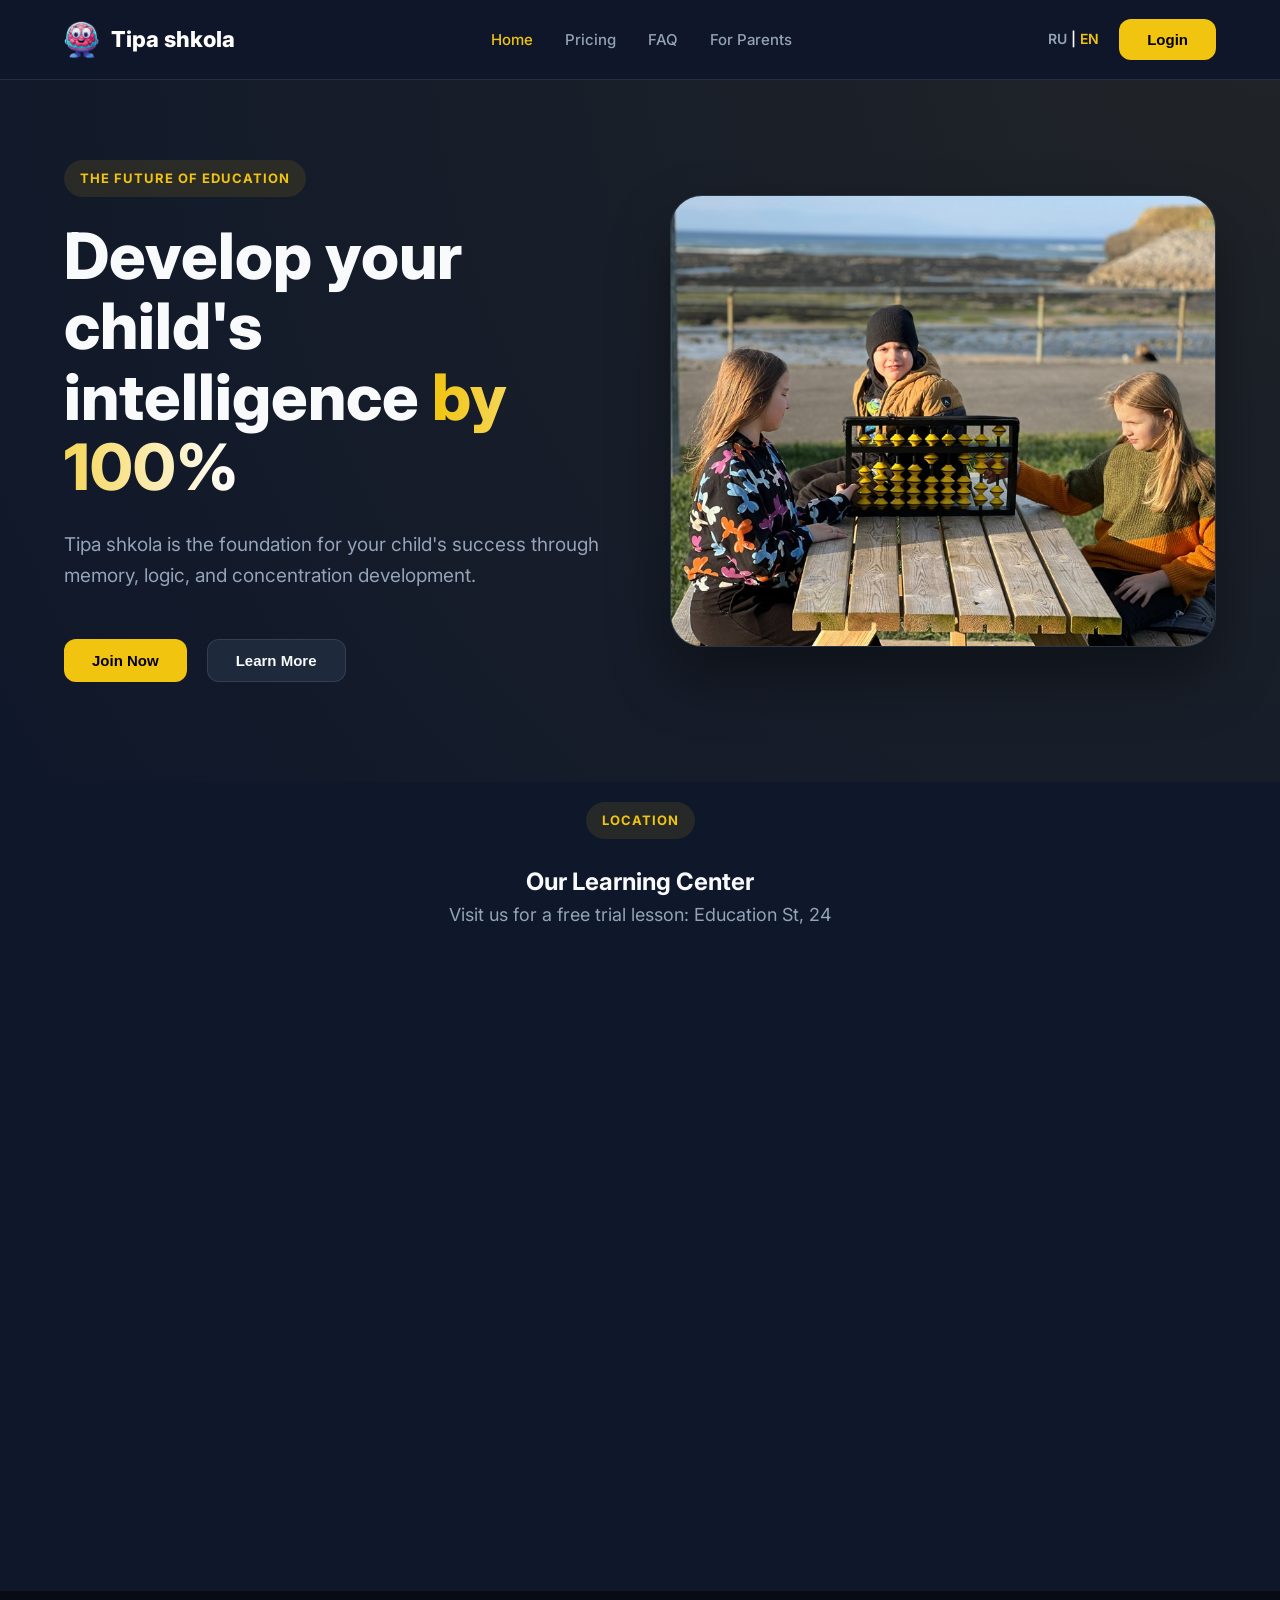
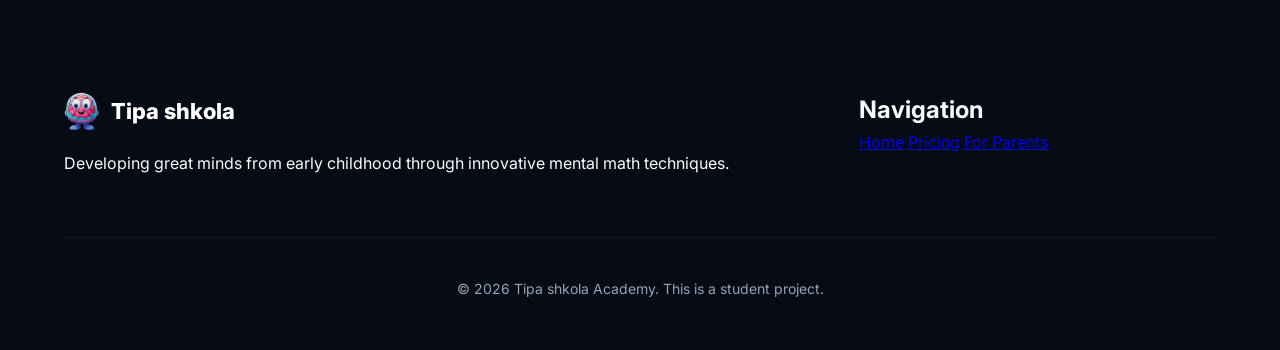
<file: index.html>
<!DOCTYPE html>
<html>
<head>
    <meta charset="UTF-8">
    <title>Tipa shkola — Redirecting...</title>
    <script>
        // Простой скрипт для определения языка браузера
        (function() {
            var lang = navigator.language || navigator.userLanguage;
            if (lang.toLowerCase().indexOf('ru') !== -1) {
                window.location.href = "ru/index.html";
            } else {
                window.location.href = "en/index.html";
            }
        })();
    </script>
</head>
<body style="background: #0f172a; display: flex; align-items: center; justify-content: center; height: 100vh;">
    <p style="color: #f8fafc; font-family: sans-serif;">Redirecting to your language...</p>
</body>
</html>
</file>
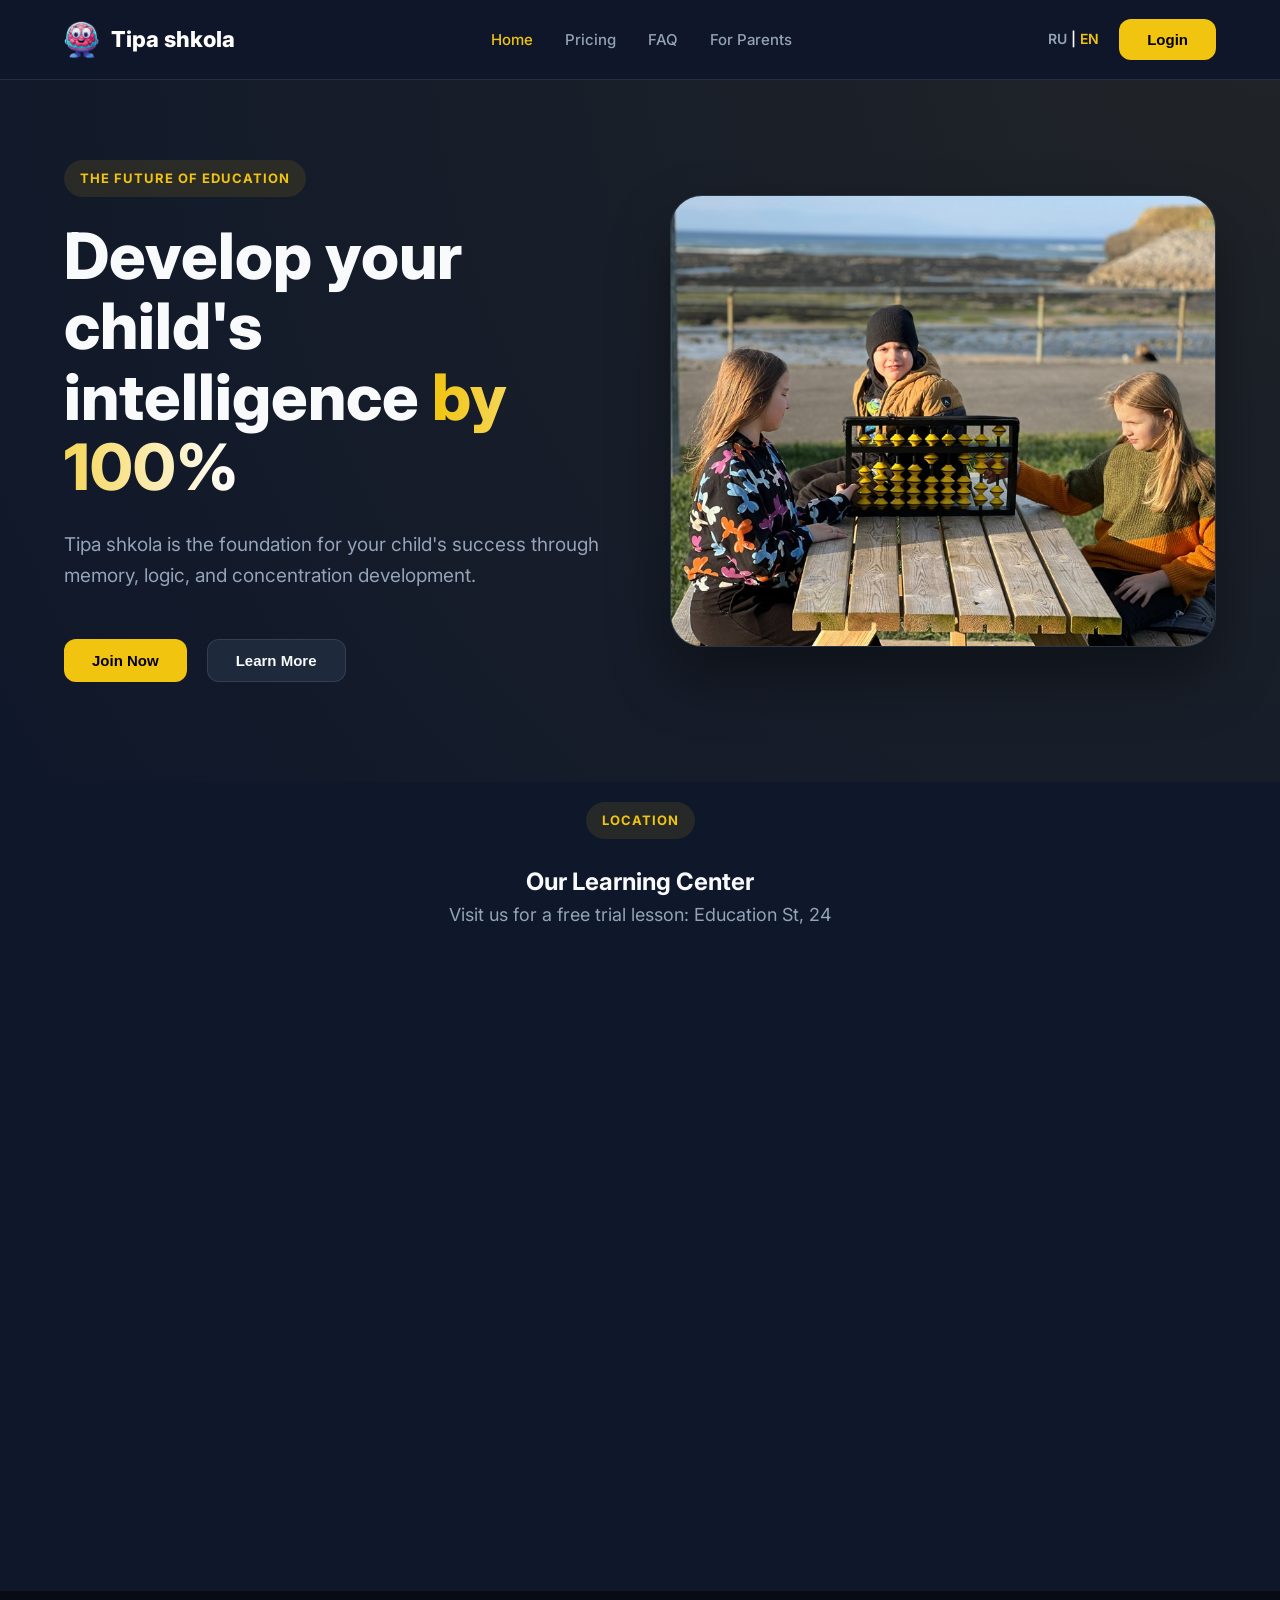
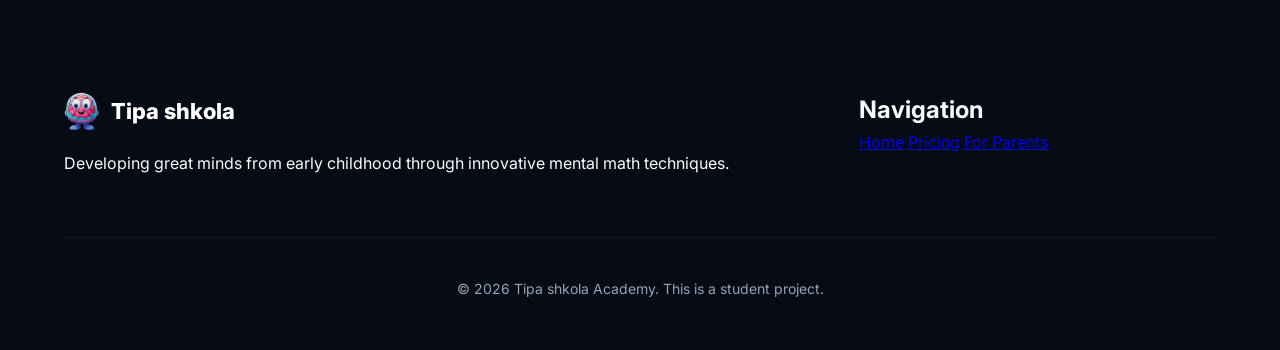
<file: en/index.html>
<!DOCTYPE html>
<html lang="en">
<head>
    <meta charset="UTF-8">
    <meta name="viewport" content="width=device-width, initial-scale=1.0">
    <title>Tipa shkola — Brain Development</title>
    <link rel="icon" type="image/png" href="../img/logoTS.png">
    <link rel="preconnect" href="https://fonts.googleapis.com">
    <link rel="preconnect" href="https://fonts.gstatic.com" crossorigin>
    <link href="https://fonts.googleapis.com/css2?family=Inter:wght@400;600;800&display=swap" rel="stylesheet">
    <link rel="stylesheet" href="../css/styles.css">
</head>
<body>

<header class="navbar">
    <div class="container">
        <a href="index.html" class="logo">
            <img src="../img/logoTS.png" alt="Tipa shkola Logo" class="logo-img">
            <span>Tipa shkola</span>
        </a>
        <nav class="nav-links">
            <a href="../en/index.html" class="active">Home</a>
            <a href="../en/pricing.html">Pricing</a>
            <a href="../en/faq.html">FAQ</a>
            <a href="../en/parents.html">For Parents</a>
        </nav>
        <div class="nav-actions" style="display: flex; align-items: center; gap: 20px;">
            <div class="lang-switch" style="font-size: 14px; font-weight: 600;">
                <a href="../ru/index.html" style="color: var(--text-muted); text-decoration: none;">RU</a> | <span style="color: var(--primary);">EN</span>
            </div>
            <button class="btn btn-primary">Login</button>
        </div>
    </div>
</header>

<main>
    <section class="hero-section">
        <div class="container hero-container">
            <div class="hero-content">
                <span class="badge">The Future of Education</span>
                <h1>Develop your child's intelligence <span class="text-gradient">by 100%</span></h1>
                <p>Tipa shkola is the foundation for your child's success through memory, logic, and concentration development.</p>
                <div class="hero-actions">
                    <button class="btn btn-primary btn-lg">Join Now</button>
                    <button class="btn btn-secondary btn-lg">Learn More</button>
                </div>
            </div>
            <div class="hero-image">
                <div class="promo-card">
                    <div class="promo-img-wrapper">
                        <img src="../img/img_for_index/IMG_3452.jpg" alt="Child learning mental math">
                    </div>
                </div>
            </div>
        </div>
    </section>

    <section class="map-section">
        <div class="container">
            <div class="section-header">
                <span class="badge">Location</span>
                <h1>Our Learning Center</h1>
                <p>Visit us for a free trial lesson: Education St, 24</p>
            </div>
            <div class="map-container">
                <iframe src="https://www.google.com/maps/embed?pb=!1m18!1m12!1m3!1d2436.425251458925!2d4.895167915801931!3d52.37021577978696!2m3!1f0!2f0!3f0!3m2!1i1024!2i768!4f13.1!3m3!1m2!1s0x47c63fb5949a7755%3A0x6600fd4cb7c0af8d!2sAmsterdam%20Centraal!5e0!3m2!1sen!2snl!4v1647432000000!5m2!1sen!2snl" allowfullscreen="" loading="lazy"></iframe>
            </div>
        </div>
    </section>
</main>

<footer class="footer">
    <div class="container">
        <div class="footer-content">
            <div class="footer-brand">
                <a href="index.html" class="logo" style="margin-bottom: 20px;">
                    <img src="../img/logoTS.png" alt="Tipa shkola Logo" class="logo-img">
                    <span>Tipa shkola</span>
                </a>
                <p>Developing great minds from early childhood through innovative mental math techniques.</p>
            </div>
            <div class="footer-links">
                <h2>Navigation</h2>
                <a href="index.html">Home</a>
                <a href="pricing.html">Pricing</a>
                <a href="parents.html">For Parents</a>
            </div>
        </div>
        <div class="footer-bottom">
            <p>&copy; 2026 Tipa shkola Academy. This is a student project.</p>
        </div>
    </div>
</footer>

<script src="../scripts/script.js"></script>
</body>
</html>
</file>
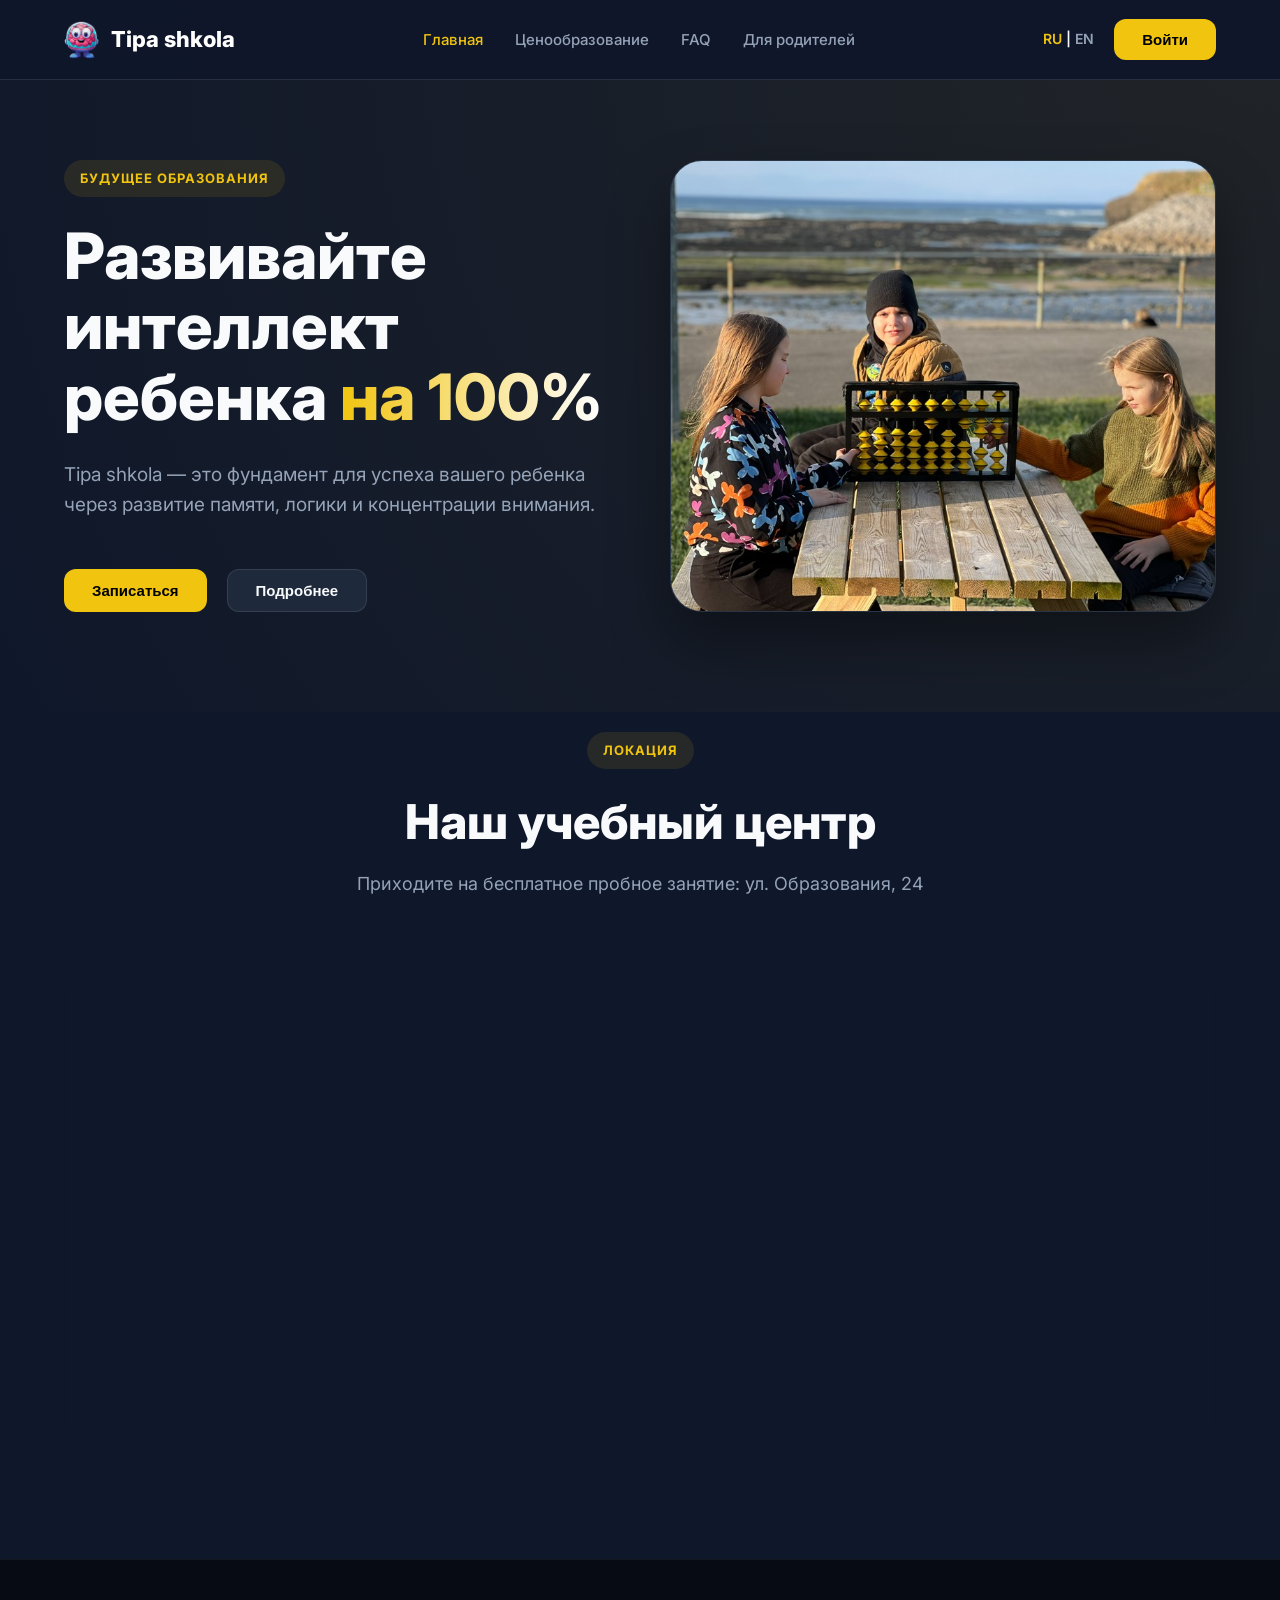
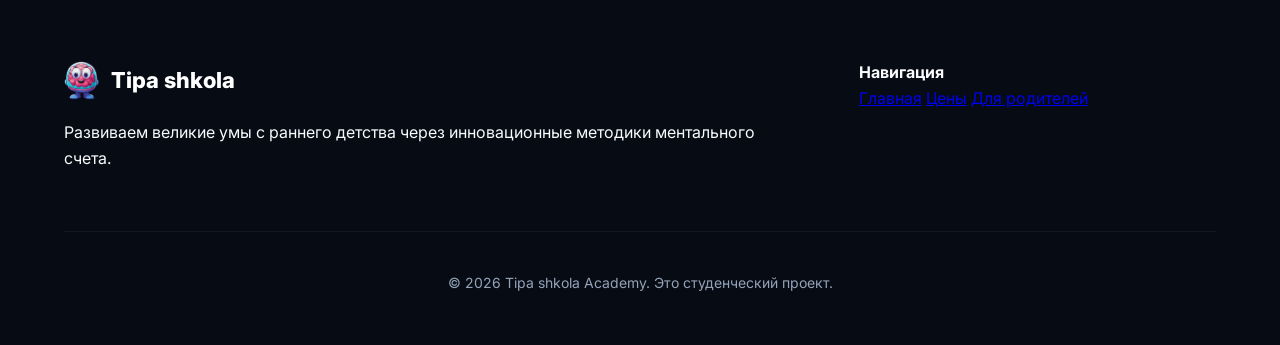
<file: ru/index.html>
<!DOCTYPE html>
<html lang="ru">
<head>
    <meta charset="UTF-8">
    <meta name="viewport" content="width=device-width, initial-scale=1.0">
    <title>Tipa shkola — Развитие интеллекта</title>
    <link rel="icon" type="image/png" href="../img/logoTS.png">
    <link rel="preconnect" href="https://fonts.googleapis.com">
    <link rel="preconnect" href="https://fonts.gstatic.com" crossorigin>
    <link href="https://fonts.googleapis.com/css2?family=Inter:wght@400;600;800&display=swap" rel="stylesheet">
    <link rel="stylesheet" href="../css/styles.css">
</head>
<body>

<header class="navbar">
    <div class="container">
        <a href="index.html" class="logo">
            <img src="../img/logoTS.png" alt="Tipa shkola Logo" class="logo-img">
            <span>Tipa shkola</span>
        </a>
        <nav class="nav-links">
            <a href="index.html" class="active">Главная</a>
            <a href="pricing.html">Ценообразование</a>
            <a href="faq.html">FAQ</a>
            <a href="parents.html">Для родителей</a>
        </nav>
        <div class="nav-actions" style="display: flex; align-items: center; gap: 20px;">
            <div class="lang-switch" style="font-size: 14px; font-weight: 600;">
                <span style="color: var(--primary);">RU</span> | <a href="../en/index.html" style="color: var(--text-muted); text-decoration: none;">EN</a>
            </div>
            <button class="btn btn-primary">Войти</button>
        </div>
    </div>
</header>

<main>
    <section class="hero-section">
        <div class="container hero-container">
            <div class="hero-content">
                <span class="badge">Будущее образования</span>
                <h1>Развивайте интеллект ребенка <span class="text-gradient">на 100%</span></h1>
                <p>Tipa shkola — это фундамент для успеха вашего ребенка через развитие памяти, логики и концентрации внимания.</p>
                <div class="hero-actions">
                    <button class="btn btn-primary btn-lg">Записаться</button>
                    <button class="btn btn-secondary btn-lg">Подробнее</button>
                </div>
            </div>
            <div class="hero-image">
                <div class="promo-card">
                    <div class="promo-img-wrapper">
                        <img src="../img/img_for_index/IMG_3452.jpg" alt="Ребенок изучает ментальную арифметику">
                    </div>
                </div>
            </div>
        </div>
    </section>

    <section class="map-section">
        <div class="container">
            <div class="section-header">
                <span class="badge">Локация</span>
                <h2>Наш учебный центр</h2>
                <p>Приходите на бесплатное пробное занятие: ул. Образования, 24</p>
            </div>
            <div class="map-container">
                <iframe src="https://www.google.com/maps/embed?pb=!1m18!1m12!1m3!1d2436.425251458925!2d4.895167915801931!3d52.37021577978696!2m3!1f0!2f0!3f0!3m2!1i1024!2i768!4f13.1!3m3!1m2!1s0x47c63fb5949a7755%3A0x6600fd4cb7c0af8d!2sAmsterdam%20Centraal!5e0!3m2!1sen!2snl!4v1647432000000!5m2!1sen!2snl" allowfullscreen="" loading="lazy"></iframe>
            </div>
        </div>
    </section>
</main>

<footer class="footer">
    <div class="container">
        <div class="footer-content">
            <div class="footer-brand">
                <a href="index.html" class="logo" style="margin-bottom: 20px;">
                    <img src="../img/logoTS.png" alt="Tipa shkola Logo" class="logo-img">
                    <span>Tipa shkola</span>
                </a>
                <p>Развиваем великие умы с раннего детства через инновационные методики ментального счета.</p>
            </div>
            <div class="footer-links">
                <h4>Навигация</h4>
                <a href="index.html">Главная</a>
                <a href="pricing.html">Цены</a>
                <a href="parents.html">Для родителей</a>
            </div>
        </div>
        <div class="footer-bottom">
            <p>&copy; 2026 Tipa shkola Academy. Это студенческий проект.</p>
        </div>
    </div>
</footer>

<script src="../scripts/script.js"></script>
</body>
</html>
</file>
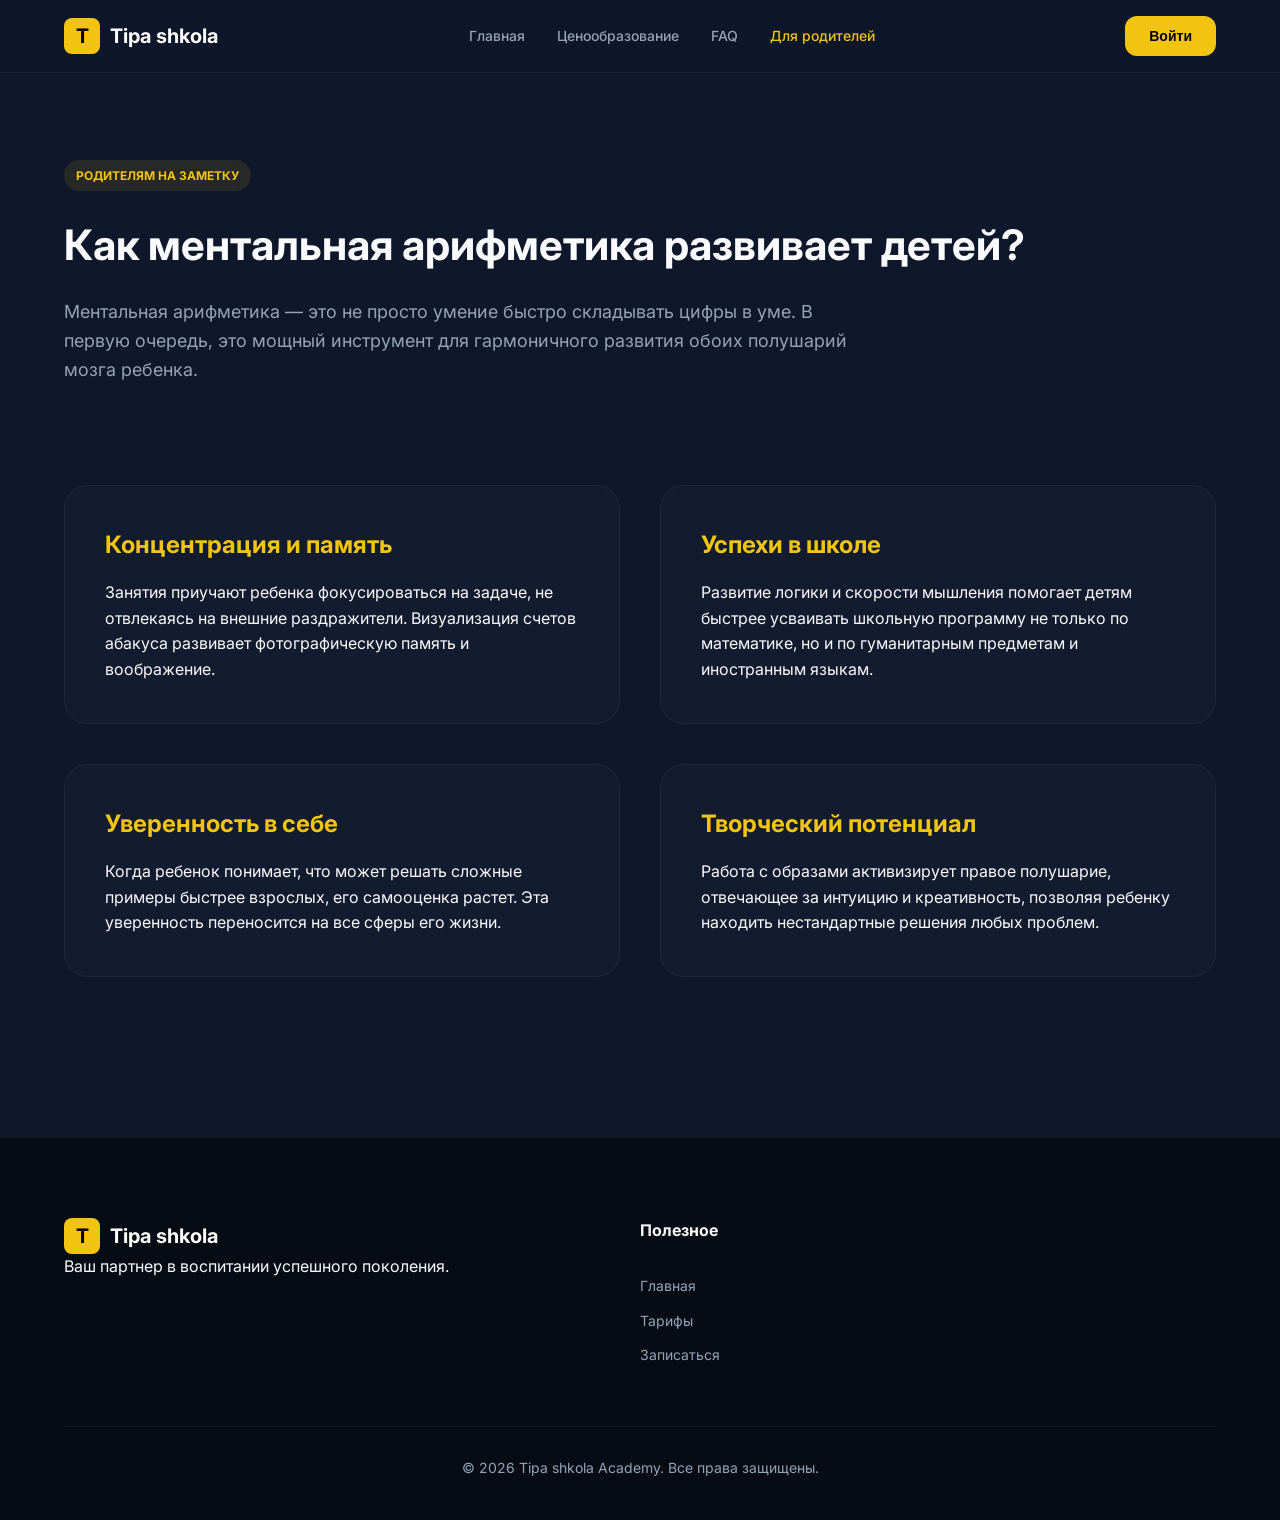
<file: forparents.html>
<!DOCTYPE html>
<html lang="ru">
<head>
    <meta charset="UTF-8">
    <meta name="viewport" content="width=device-width, initial-scale=1.0">
    <title>Для родителей | Tipa shkola</title>
    <link rel="preconnect" href="https://fonts.googleapis.com">
    <link rel="preconnect" href="https://fonts.gstatic.com" crossorigin>
    <link href="https://fonts.googleapis.com/css2?family=Inter:wght@300;400;600;700&display=swap" rel="stylesheet">
    <link rel="stylesheet" href="styles.css">
</head>
<body>

<header class="navbar">
    <div class="container">
        <a href="index.html" class="logo">
            <div class="logo-icon">T</div>
            <span>Tipa shkola</span>
        </a>
        <nav class="nav-links">
            <a href="index.html">Главная</a>
            <a href="pricing.html">Ценообразование</a>
            <a href="#">FAQ</a>
            <a href="parents.html" class="active">Для родителей</a>
        </nav>
        <button class="btn btn-primary">Войти</button>
    </div>
</header>

<main class="info-page">
    <section class="hero-section" style="padding-bottom: 40px;">
        <div class="container">
            <div class="pricing-header" style="text-align: left;">
                <span class="badge">Родителям на заметку</span>
                <h2 style="font-size: 42px; margin-bottom: 20px;">Как ментальная арифметика развивает детей?</h2>
                <p style="font-size: 18px; color: var(--text-muted); max-width: 800px;">
                    Ментальная арифметика — это не просто умение быстро складывать цифры в уме. В первую очередь, это мощный инструмент для гармоничного развития обоих полушарий мозга ребенка.
                </p>
            </div>
        </div>
    </section>

    <section class="info-section" style="padding-top: 0;">
        <div class="container">
            <div class="info-grid">
                <div class="info-item">
                    <h3>Концентрация и память</h3>
                    <p>Занятия приучают ребенка фокусироваться на задаче, не отвлекаясь на внешние раздражители. Визуализация счетов абакуса развивает фотографическую память и воображение.</p>
                </div>
                <div class="info-item">
                    <h3>Успехи в школе</h3>
                    <p>Развитие логики и скорости мышления помогает детям быстрее усваивать школьную программу не только по математике, но и по гуманитарным предметам и иностранным языкам.</p>
                </div>
                <div class="info-item">
                    <h3>Уверенность в себе</h3>
                    <p>Когда ребенок понимает, что может решать сложные примеры быстрее взрослых, его самооценка растет. Эта уверенность переносится на все сферы его жизни.</p>
                </div>
                <div class="info-item">
                    <h3>Творческий потенциал</h3>
                    <p>Работа с образами активизирует правое полушарие, отвечающее за интуицию и креативность, позволяя ребенку находить нестандартные решения любых проблем.</p>
                </div>
            </div>
        </div>
    </section>
</main>

<footer class="footer">
    <div class="container">
        <div class="footer-content">
            <div class="footer-brand">
                <div class="logo">
                    <div class="logo-icon">T</div>
                    <span>Tipa shkola</span>
                </div>
                <p>Ваш партнер в воспитании успешного поколения.</p>
            </div>
            <div class="footer-links">
                <h4>Полезное</h4>
                <a href="index.html">Главная</a>
                <a href="pricing.html">Тарифы</a>
                <a href="#">Записаться</a>
            </div>
        </div>
        <div class="footer-bottom">
            <p>&copy; 2026 Tipa shkola Academy. Все права защищены.</p>
        </div>
    </div>
</footer>

</body>
</html>
</file>
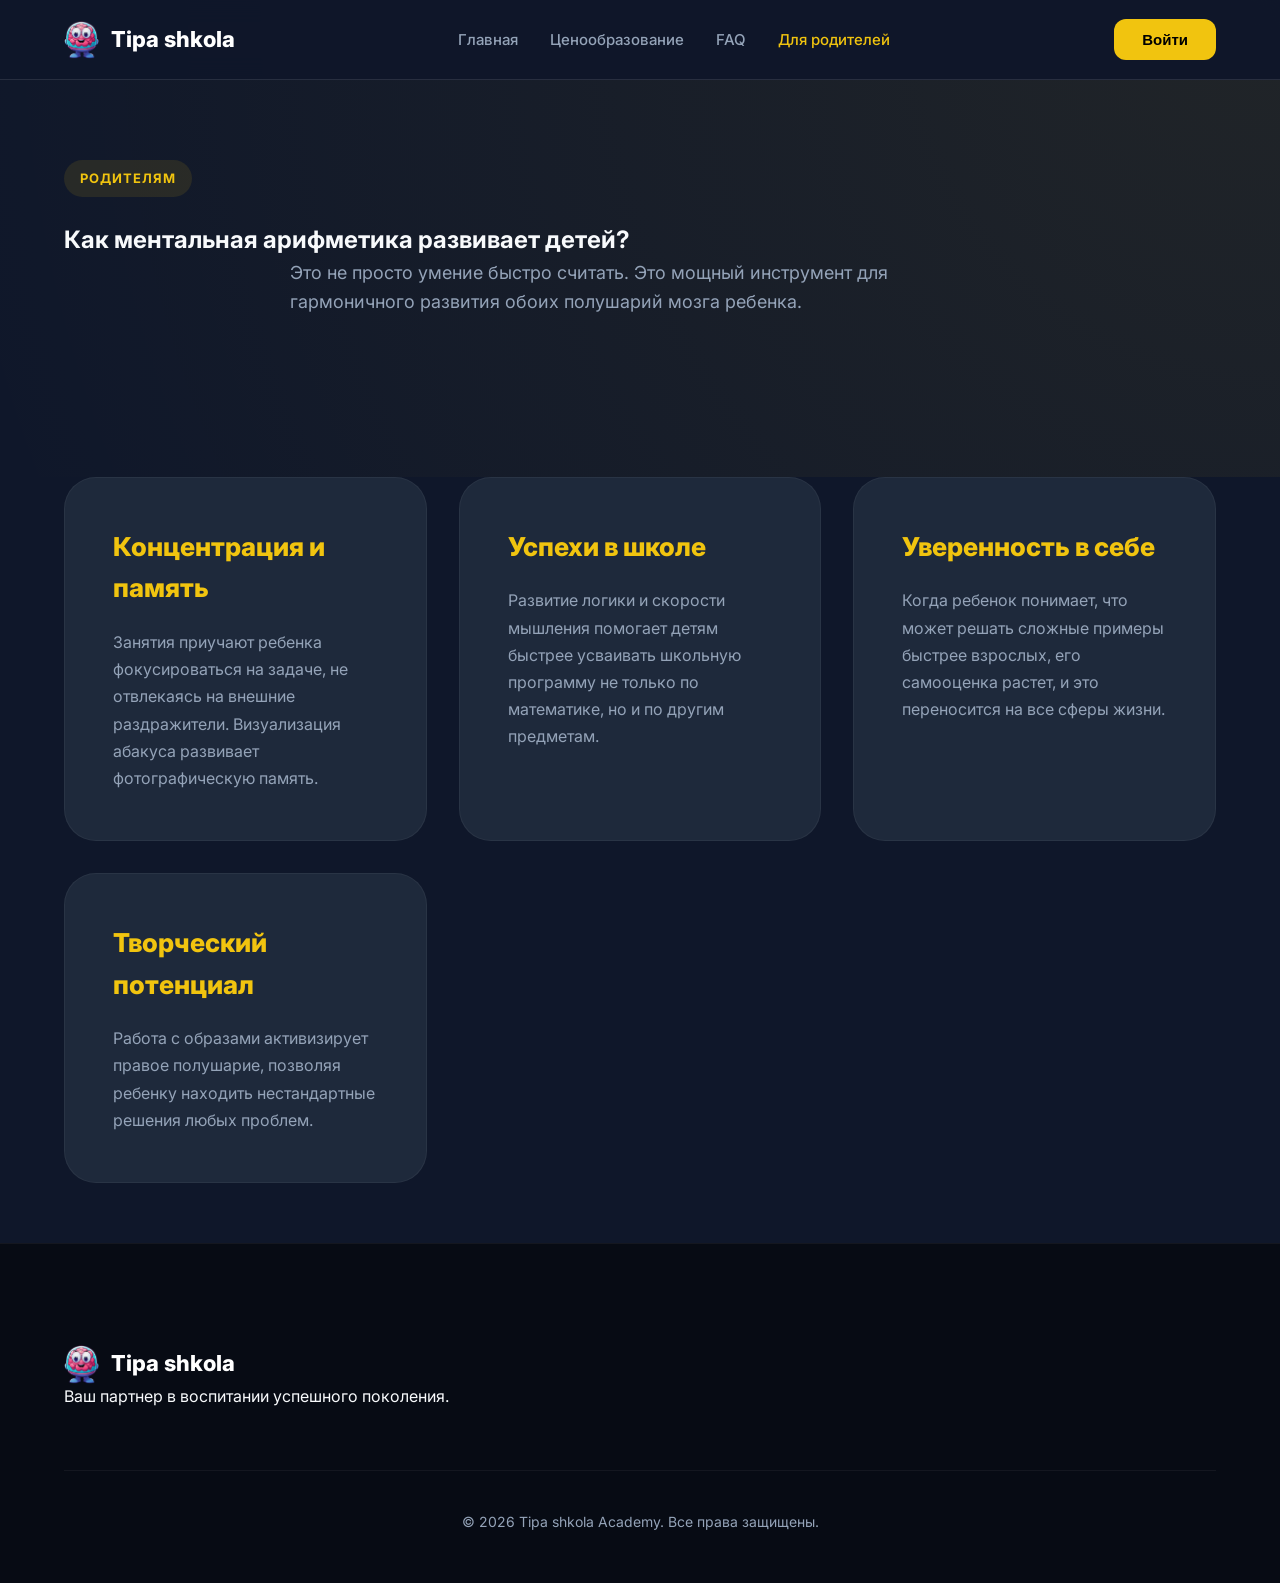
<file: parents.html>
<!DOCTYPE html>
<html lang="ru">
<head>
    <meta charset="UTF-8">
    <meta name="viewport" content="width=device-width, initial-scale=1.0">
    <title>Для родителей | Tipa shkola</title>
    <link rel="icon" type="image/png" href="img/logoTS.png">
    <link rel="preconnect" href="https://fonts.googleapis.com">
    <link rel="preconnect" href="https://fonts.gstatic.com" crossorigin>
    <link href="https://fonts.googleapis.com/css2?family=Inter:wght@400;600;800&display=swap" rel="stylesheet">
    <link rel="stylesheet" href="css/styles.css">
</head>
<body>

<header class="navbar">
    <div class="container">
        <a href="index.html" class="logo">
            <img src="img/logoTS.png" alt="Tipa shkola Logo" class="logo-img">
            <span>Tipa shkola</span>
        </a>
        <nav class="nav-links">
            <a href="index.html">Главная</a>
            <a href="pricing.html">Ценообразование</a>
            <a href="#">FAQ</a>
            <a href="parents.html" class="active">Для родителей</a>
        </nav>
        <button class="btn btn-primary">Войти</button>
    </div>
</header>

<main>
    <section class="hero-section">
        <div class="container">
            <div class="section-header" style="text-align: left;">
                <span class="badge">Родителям</span>
                <h1>Как ментальная арифметика развивает детей?</h1>
                <p>Это не просто умение быстро считать. Это мощный инструмент для гармоничного развития обоих полушарий мозга ребенка.</p>
            </div>
        </div>
    </section>

    <section class="info-section" style="padding-top: 0;">
        <div class="container">
            <div class="info-grid">
                <div class="info-item">
                    <h3>Концентрация и память</h3>
                    <p>Занятия приучают ребенка фокусироваться на задаче, не отвлекаясь на внешние раздражители. Визуализация абакуса развивает фотографическую память.</p>
                </div>
                <div class="info-item">
                    <h3>Успехи в школе</h3>
                    <p>Развитие логики и скорости мышления помогает детям быстрее усваивать школьную программу не только по математике, но и по другим предметам.</p>
                </div>
                <div class="info-item">
                    <h3>Уверенность в себе</h3>
                    <p>Когда ребенок понимает, что может решать сложные примеры быстрее взрослых, его самооценка растет, и это переносится на все сферы жизни.</p>
                </div>
                <div class="info-item">
                    <h3>Творческий потенциал</h3>
                    <p>Работа с образами активизирует правое полушарие, позволяя ребенку находить нестандартные решения любых проблем.</p>
                </div>
            </div>
        </div>
    </section>
</main>

<footer class="footer">
    <div class="container">
        <div class="footer-content">
            <div class="footer-brand">
                <div class="logo">
                    <img src="img/logoTS.png" alt="Tipa shkola Logo" class="logo-img">
                    <span>Tipa shkola</span>
                </div>
                <p>Ваш партнер в воспитании успешного поколения.</p>
            </div>
        </div>
        <div class="footer-bottom">
            <p>&copy; 2026 Tipa shkola Academy. Все права защищены.</p>
        </div>
    </div>
</footer>

<script src="script.js"></script>
</body>
</html>
</file>
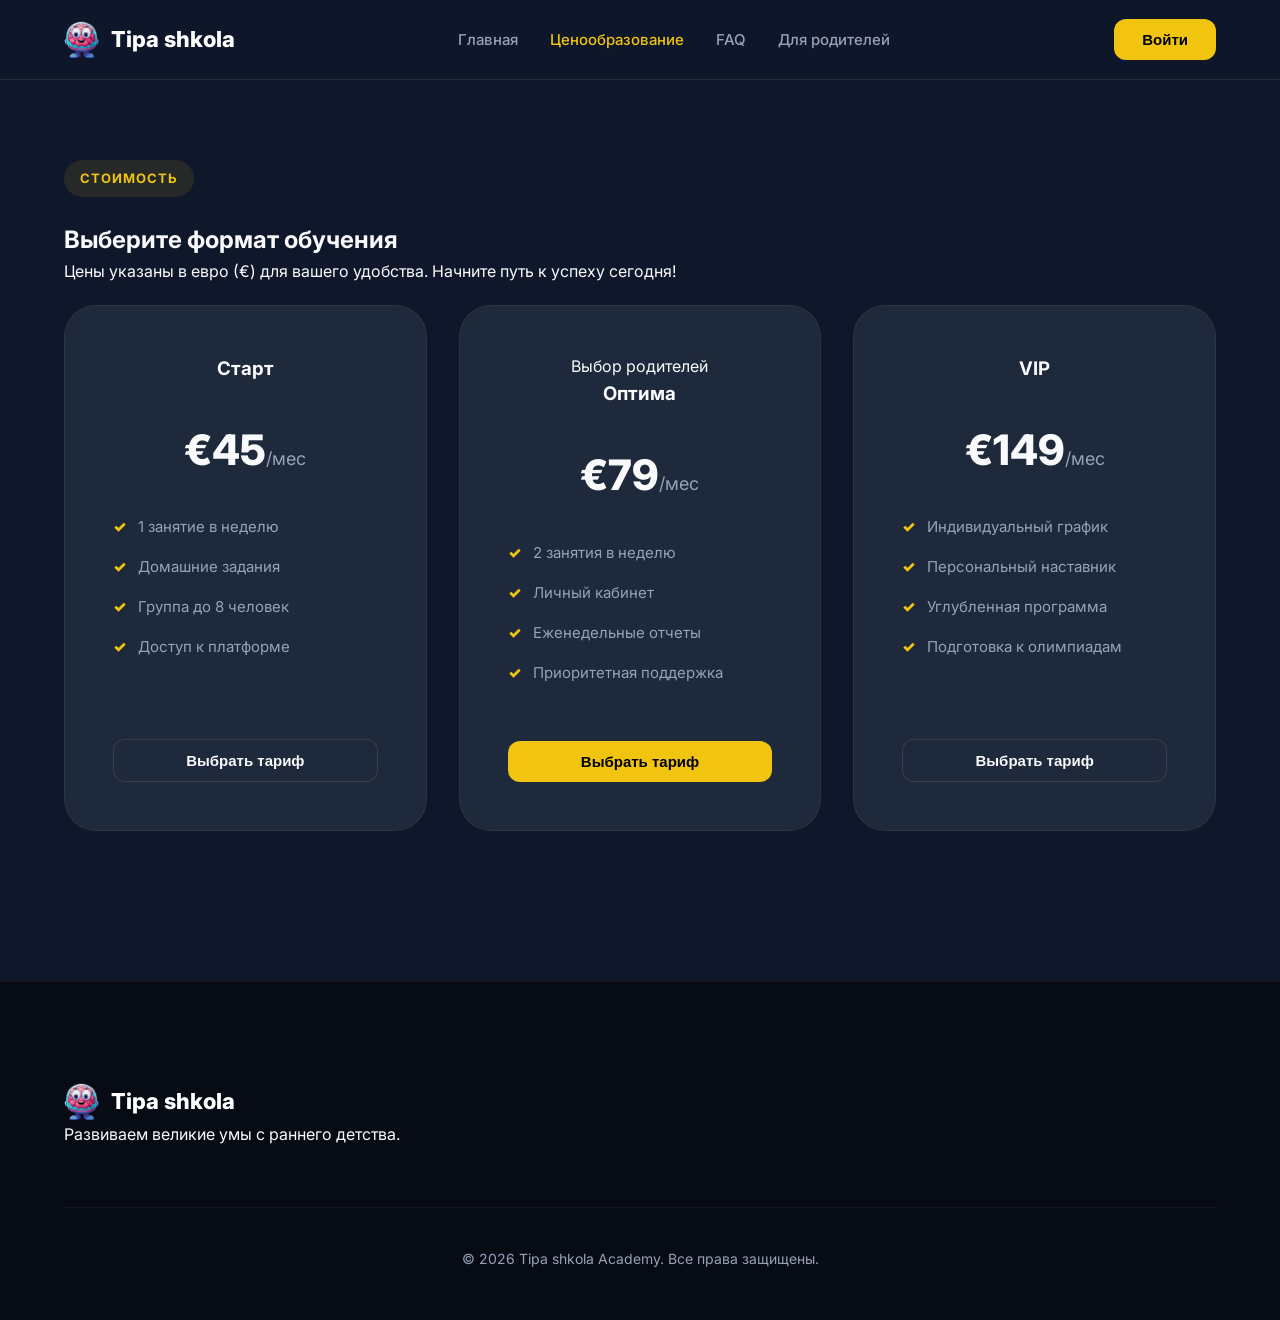
<file: pricing.html>
<!DOCTYPE html>
<html lang="ru">
<head>
    <meta charset="UTF-8">
    <meta name="viewport" content="width=device-width, initial-scale=1.0">
    <title>Тарифы | Tipa shkola</title>
    <link rel="icon" type="image/png" href="img/logoTS.png">
    <link rel="preconnect" href="https://fonts.googleapis.com">
    <link rel="preconnect" href="https://fonts.gstatic.com" crossorigin>
    <link href="https://fonts.googleapis.com/css2?family=Inter:wght@400;600;800&display=swap" rel="stylesheet">
    <link rel="stylesheet" href="css/styles.css">
</head>
<body>

<header class="navbar">
    <div class="container">
        <a href="index.html" class="logo">
            <img src="img/logoTS.png" alt="Tipa shkola Logo" class="logo-img">
            <span>Tipa shkola</span>
        </a>
        <nav class="nav-links">
            <a href="index.html">Главная</a>
            <a href="pricing.html" class="active">Ценообразование</a>
            <a href="#">FAQ</a>
            <a href="parents.html">Для родителей</a>
        </nav>
        <button class="btn btn-primary">Войти</button>
    </div>
</header>

<main class="pricing-page">
    <div class="container">
        <div class="pricing-header">
            <span class="badge">Стоимость</span>
            <h2>Выберите формат обучения</h2>
            <p>Цены указаны в евро (€) для вашего удобства. Начните путь к успеху сегодня!</p>
        </div>

        <div class="pricing-grid">
            <div class="price-card">
                <h3>Старт</h3>
                <div class="price">€45<span>/мес</span></div>
                <ul class="features">
                    <li>1 занятие в неделю</li>
                    <li>Домашние задания</li>
                    <li>Группа до 8 человек</li>
                    <li>Доступ к платформе</li>
                </ul>
                <button class="btn btn-secondary">Выбрать тариф</button>
            </div>

            <div class="price-card popular">
                <div class="popular-badge">Выбор родителей</div>
                <h3>Оптима</h3>
                <div class="price">€79<span>/мес</span></div>
                <ul class="features">
                    <li>2 занятия в неделю</li>
                    <li>Личный кабинет</li>
                    <li>Еженедельные отчеты</li>
                    <li>Приоритетная поддержка</li>
                </ul>
                <button class="btn btn-primary">Выбрать тариф</button>
            </div>

            <div class="price-card">
                <h3>VIP</h3>
                <div class="price">€149<span>/мес</span></div>
                <ul class="features">
                    <li>Индивидуальный график</li>
                    <li>Персональный наставник</li>
                    <li>Углубленная программа</li>
                    <li>Подготовка к олимпиадам</li>
                </ul>
                <button class="btn btn-secondary">Выбрать тариф</button>
            </div>
        </div>
    </div>
</main>

<footer class="footer">
    <div class="container">
        <div class="footer-content">
            <div class="footer-brand">
                <div class="logo">
                    <img src="img/logoTS.png" alt="Tipa shkola Logo" class="logo-img">
                    <span>Tipa shkola</span>
                </div>
                <p>Развиваем великие умы с раннего детства.</p>
            </div>
        </div>
        <div class="footer-bottom">
            <p>&copy; 2026 Tipa shkola Academy. Все права защищены.</p>
        </div>
    </div>
</footer>

<script src="script.js"></script>
</body>
</html>
</file>
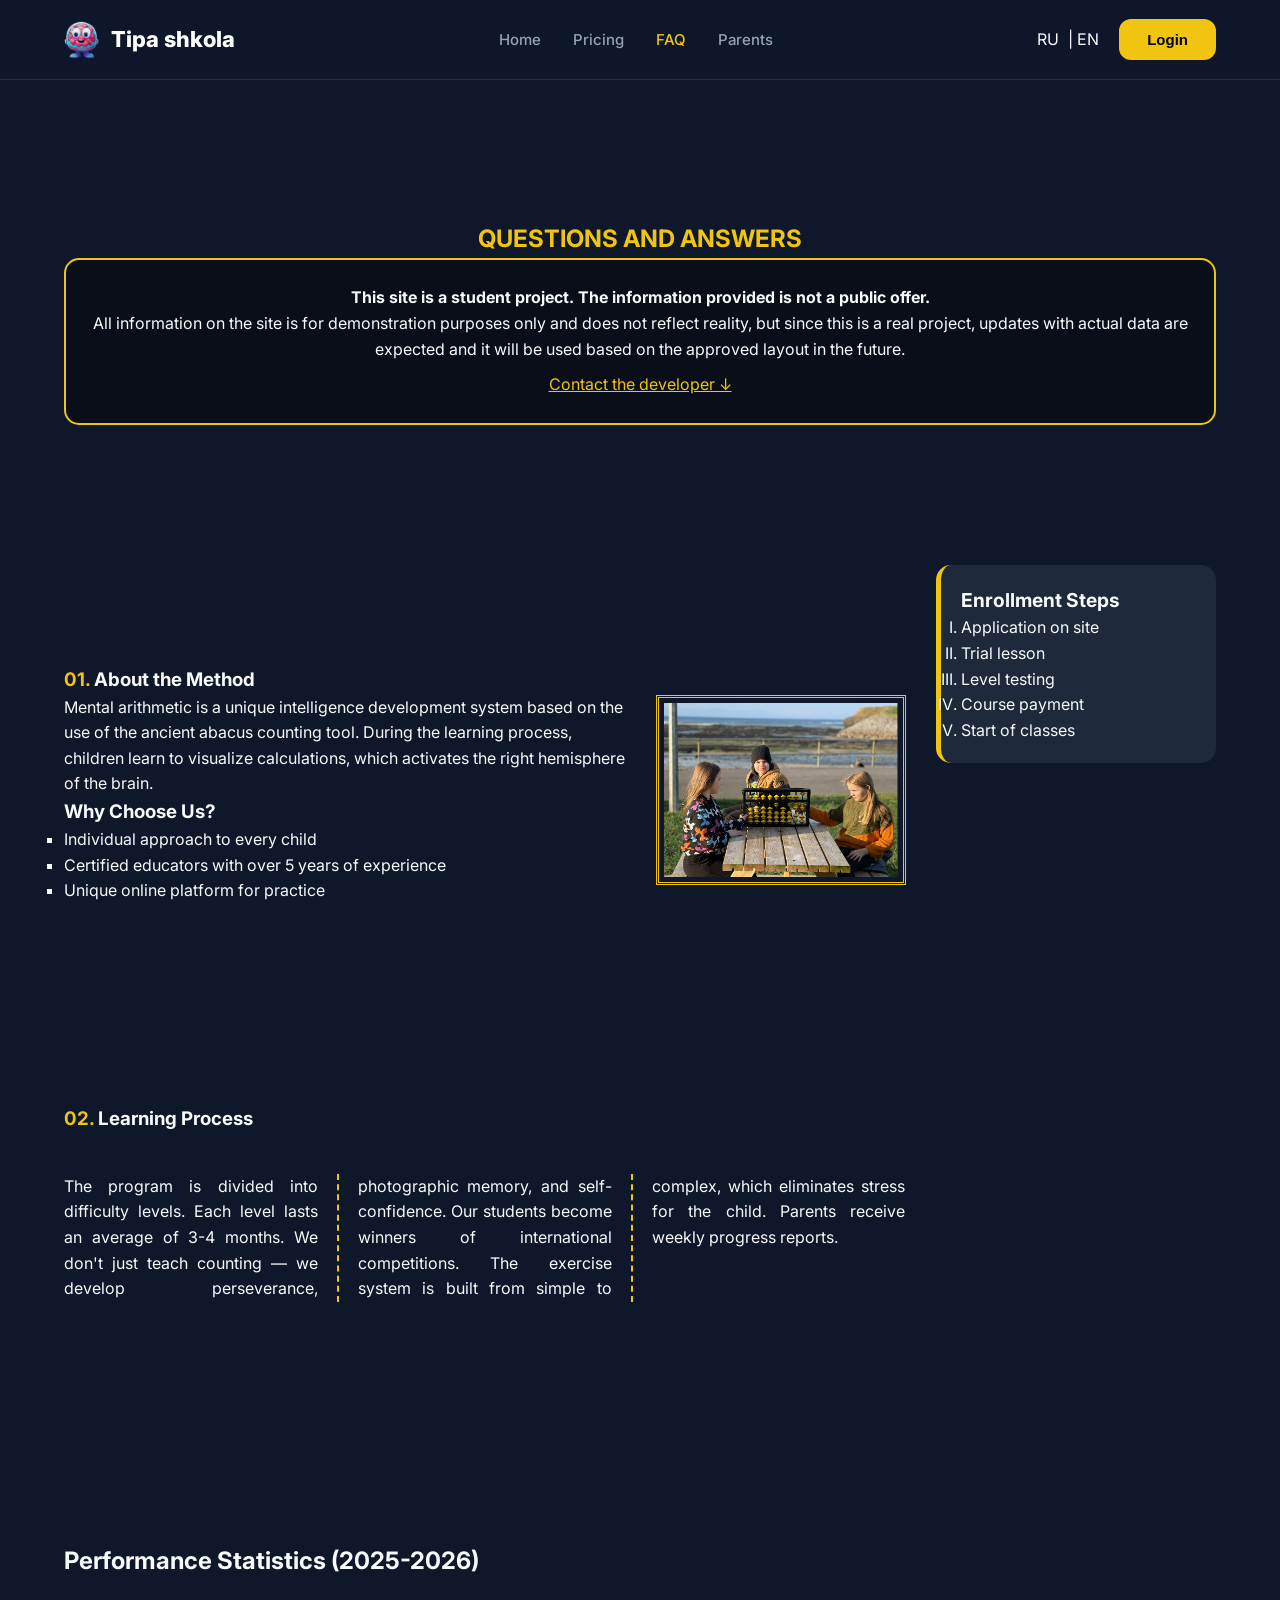
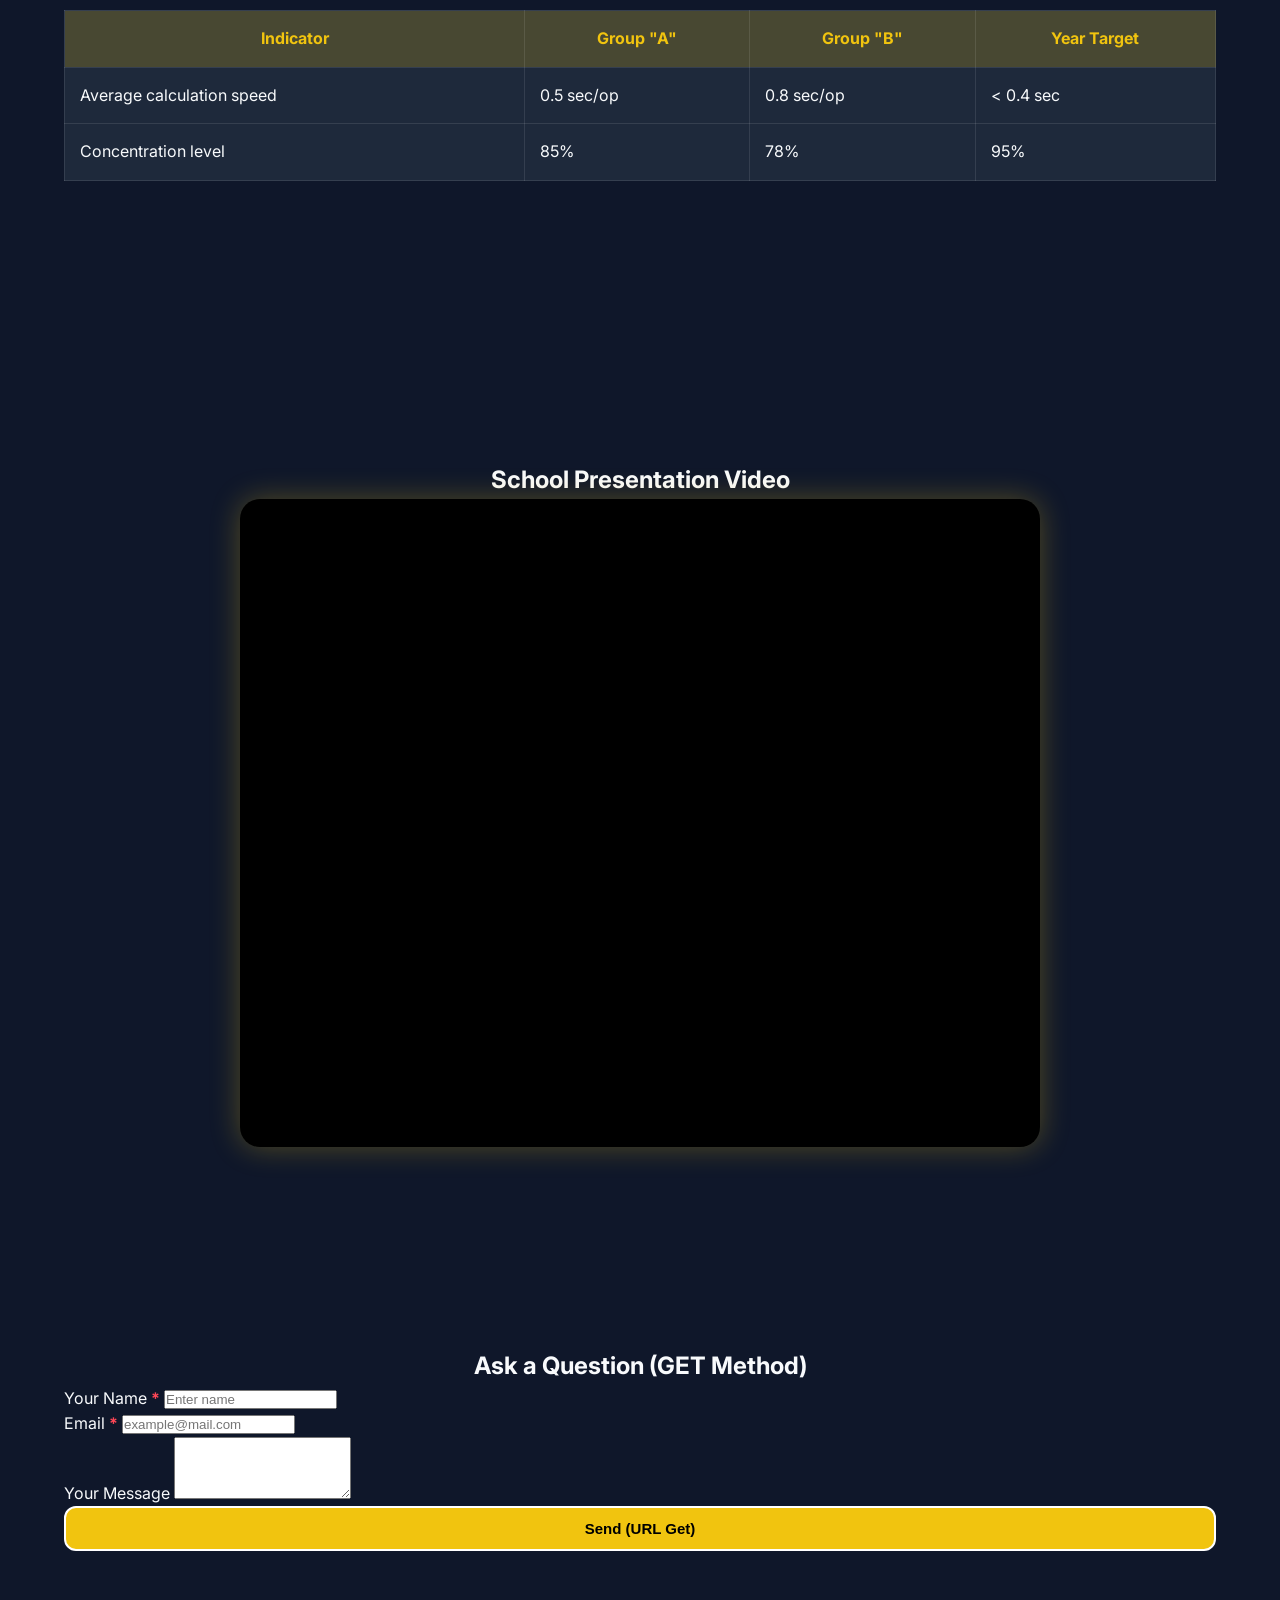
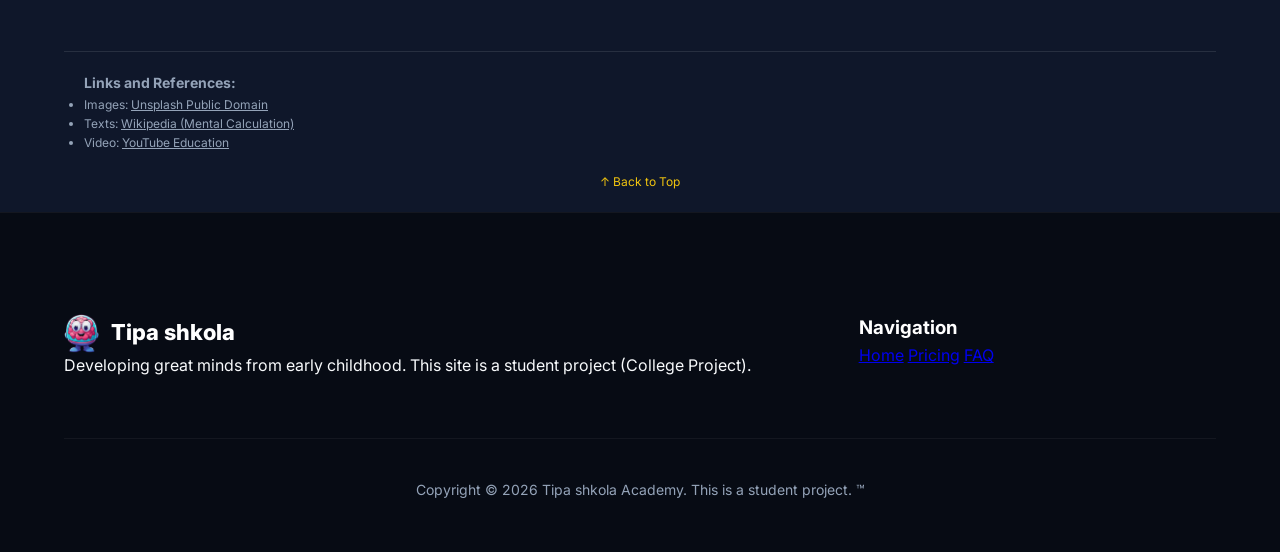
<file: en/faq.html>
<!DOCTYPE html>
<html lang="en">
<head>
    <meta charset="UTF-8">
    <meta name="viewport" content="width=device-width, initial-scale=1.0">
    <meta name="description" content="FAQ about Tipa shkola mental arithmetic school. Student web design project.">
    <meta name="keywords" content="mental arithmetic, child education, Tipa shkola FAQ, web development project">
    <title>FAQ | Tipa shkola - Questions and Answers</title>
    
    <link rel="icon" type="image/png" href="../img/logoTS.png">
    <link rel="preconnect" href="https://fonts.googleapis.com">
    <link rel="preconnect" href="https://fonts.gstatic.com" crossorigin>
    <link href="https://fonts.googleapis.com/css2?family=Inter:wght@400;600;800&display=swap" rel="stylesheet">
    <link rel="stylesheet" href="../css/styles.css">

    <style>
        #faq-main-container {
            padding-top: calc(var(--nav-height) + 40px);
            background-image: url('https://www.transparenttextures.com/patterns/carbon-fibre.png');
            background-attachment: fixed;
        }

        .newspaper-layout {
            column-count: 3;
            column-gap: 40px;
            column-rule: 2px dashed var(--primary);
            margin: 40px 0;
            text-align: justify;
        }

        .stats-table {
            width: 100%;
            border-collapse: collapse;
            margin: 30px 0;
            background: var(--surface);
            border: 1px solid var(--primary);
        }
        .stats-table th, .stats-table td {
            padding: 15px;
            border: 1px solid rgba(255, 255, 255, 0.1);
        }
        .stats-table th { background: rgba(241, 196, 15, 0.2); color: var(--primary); }

        .floated-content img {
            float: right;
            margin: 0 0 20px 20px;
            border: 3px double var(--primary);
            padding: 5px;
            width: 250px;
        }

        .required-star { color: #ff4757; font-weight: bold; }
        .unordered-custom { list-style-type: square; }
        .ordered-custom { list-style-type: upper-roman; }

        .sources-section {
            margin-top: 50px;
            padding: 20px;
            border-top: 1px solid rgba(255, 255, 255, 0.1);
            font-size: 12px;
            color: var(--text-muted);
        }

        .nav-actions {
            display: flex !important;
            align-items: center !important;
            gap: 20px !important;
        }

        .disclaimer-box {
            border: 2px solid #f1c40f; 
            padding: 25px; 
            border-radius: 15px; 
            margin-bottom: 40px; 
            background: rgba(0,0,0,0.4);
            text-align: center;
            line-height: 1.6;
        }
    </style>
</head>
<body>

<header class="navbar">
    <div class="container">
        <nav class="navbar-nav" style="display: flex; width: 100%; justify-content: space-between; align-items: center;">
            <a href="index.html" class="logo">
                <img src="../img/logoTS.png" alt="Logo" class="logo-img">
                <span>Tipa shkola</span>
            </a>
            <div class="nav-links">
                <a href="index.html">Home</a>
                <a href="pricing.html">Pricing</a>
                <a href="faq.html" class="active">FAQ</a>
                <a href="parents.html">Parents</a>
            </div>
            <div class="nav-actions">
                <div class="lang-switch">
                    <a href="../ru/faq.html" style="text-decoration: none; color: inherit; padding-right: 5px;">RU</a> | <span class="active">EN</span>
                </div>
                <button class="btn btn-primary">Login</button>
            </div>
        </nav>
    </div>
</header>

<main id="faq-main-container">
    <div class="container">
        <section>
            <h1 style="text-align: center; color: var(--primary); text-transform: uppercase;">Questions and Answers</h1>
            
            <div class="disclaimer-box">
                <p><strong>This site is a student project. The information provided is not a public offer.</strong></p>
                <p>All information on the site is for demonstration purposes only and does not reflect reality, but since this is a real project, updates with actual data are expected and it will be used based on the approved layout in the future.</p>
                <a href="#contact-form-section" style="color: var(--primary); display: inline-block; margin-top: 10px;">Contact the developer &darr;</a>
            </div>
        </section>

        <div style="display: grid; grid-template-columns: 3fr 1fr; gap: 30px;">
            <article class="floated-content">
                <!-- Added heading for the article to satisfy W3C Validator -->
                <h2 style="display: none;">Information Section</h2>
                
                <section>
                    <h3><span style="color: var(--primary);">01.</span> About the Method</h3>
                    <img src="../img/img_for_index/IMG_3452.jpg" alt="[Student image]">
                    <p>Mental arithmetic is a unique intelligence development system based on the use of the ancient abacus counting tool. During the learning process, children learn to visualize calculations, which activates the right hemisphere of the brain.</p>
                    
                    <h3>Why Choose Us?</h3>
                    <ul class="unordered-custom">
                        <li>Individual approach to every child</li>
                        <li>Certified educators with over 5 years of experience</li>
                        <li>Unique online platform for practice</li>
                    </ul>
                </section>

                <section>
                    <h3><span style="color: var(--primary);">02.</span> Learning Process</h3>
                    <div class="newspaper-layout">
                        The program is divided into difficulty levels. Each level lasts an average of 3-4 months. We don't just teach counting — we develop perseverance, photographic memory, and self-confidence. Our students become winners of international competitions. The exercise system is built from simple to complex, which eliminates stress for the child. Parents receive weekly progress reports.
                    </div>
                </section>
            </article>

            <aside>
                <div style="background: var(--surface); padding: 20px; border-radius: 15px; border-left: 5px solid var(--primary);">
                    <!-- Changed h4 to h3 for proper heading sequence -->
                    <h3 style="margin-top: 0; font-size: 1.2rem;">Enrollment Steps</h3>
                    <ol class="ordered-custom">
                        <li>Application on site</li>
                        <li>Trial lesson</li>
                        <li>Level testing</li>
                        <li>Course payment</li>
                        <li>Start of classes</li>
                    </ol>
                </div>
            </aside>
        </div>

        <section>
            <h2>Performance Statistics (2025-2026)</h2>
            <table class="stats-table">
                <thead>
                    <tr>
                        <th>Indicator</th>
                        <th>Group "A"</th>
                        <th>Group "B"</th>
                        <th>Year Target</th>
                    </tr>
                </thead>
                <tbody>
                    <tr>
                        <td>Average calculation speed</td>
                        <td>0.5 sec/op</td>
                        <td>0.8 sec/op</td>
                        <td>&lt; 0.4 sec</td>
                    </tr>
                    <tr>
                        <td>Concentration level</td>
                        <td>85%</td>
                        <td>78%</td>
                        <td>95%</td>
                    </tr>
                </tbody>
            </table>
        </section>

        <section style="text-align: center; margin: 50px 0;">
            <h2>School Presentation Video</h2>
            <div style="max-width: 800px; margin: 0 auto; border-radius: 20px; overflow: hidden; box-shadow: 0 0 30px rgba(241, 196, 15, 0.3); background: #000; position: relative; padding-bottom: 56.25%; height: 0;">
                <!-- Removed obsolete frameborder attribute -->
                <iframe 
                    style="position: absolute; top: 0; left: 0; width: 100%; height: 100%; border: none;"
                    src="https://www.youtube.com/embed/S_8qKx7u-o8" 
                    title="Mental Arithmetic Presentation" 
                    allow="accelerometer; autoplay; clipboard-write; encrypted-media; gyroscope; picture-in-picture" 
                    allowfullscreen>
                </iframe>
            </div>
        </section>

        <section id="contact-form-section" style="padding: 50px 0;">
            <div class="contact-form">
                <h2 style="text-align: center;">Ask a Question (GET Method)</h2>
                <form action="faq.html" method="get">
                    <div class="form-group">
                        <label for="name">Your Name <span class="required-star">*</span></label>
                        <input type="text" id="name" name="student_name" required placeholder="Enter name">
                    </div>
                    <div class="form-group">
                        <label for="email">Email <span class="required-star">*</span></label>
                        <input type="email" id="email" name="student_email" required placeholder="example@mail.com">
                    </div>
                    <div class="form-group">
                        <label for="msg">Your Message</label>
                        <textarea id="msg" name="message" rows="4"></textarea>
                    </div>
                    <button type="submit" class="btn btn-primary" style="width: 100%; border: 2px solid white;">Send (URL Get)</button>
                </form>

                <div id="url-display" style="margin-top: 20px; display: none; padding: 15px; background: rgba(46, 204, 113, 0.2); border-radius: 10px;">
                    <!-- Changed h5 to h3 for proper heading sequence -->
                    <h3 style="color: #2ecc71; margin-top: 0; font-size: 1.1rem;">Data received from URL:</h3>
                    <p id="results-text" style="font-size: 14px;"></p>
                </div>
            </div>
        </section>

        <section class="sources-section">
            <h3>Links and References:</h3>
            <ul>
                <li>Images: <a href="https://unsplash.com" target="_blank" style="color: inherit;">Unsplash Public Domain</a></li>
                <li>Texts: <a href="https://en.wikipedia.org/wiki/Mental_calculation" target="_blank" style="color: inherit;">Wikipedia (Mental Calculation)</a></li>
                <li>Video: <a href="https://www.youtube.com" target="_blank" style="color: inherit;">YouTube Education</a></li>
            </ul>
            <a href="#faq-main-container" style="display: block; text-align: center; margin-top: 20px; color: var(--primary); text-decoration: none;">&uarr; Back to Top</a>
        </section>
    </div>
</main>

<footer class="footer">
    <div class="container">
        <div class="footer-content">
            <div class="footer-brand">
                <div class="logo">
                    <img src="../img/logoTS.png" alt="Logo" class="logo-img">
                    <span>Tipa shkola</span>
                </div>
                <p>Developing great minds from early childhood. This site is a student project (College Project).</p>
            </div>
            <nav class="footer-nav">
                <h3 style="color: white;">Navigation</h3>
                <a href="index.html">Home</a>
                <a href="pricing.html">Pricing</a>
                <a href="faq.html">FAQ</a>
            </nav>
        </div>
        <div class="footer-bottom">
            <p>Copyright &copy; 2026 Tipa shkola Academy. This is a student project. &trade;</p>
        </div>
    </div>
</footer>

<script src="../scripts/script.js"></script>
<script>
    window.onload = function() {
        const params = new URLSearchParams(window.location.search);
        if(params.has('student_name')) {
            const box = document.getElementById('url-display');
            const text = document.getElementById('results-text');
            box.style.display = 'block';
            text.innerHTML = `Name: <b>${params.get('student_name')}</b> | Email: <b>${params.get('student_email')}</b>`;
            document.getElementById('contact-form-section').scrollIntoView();
        }
    }
</script>
</body>
</html>
</file>
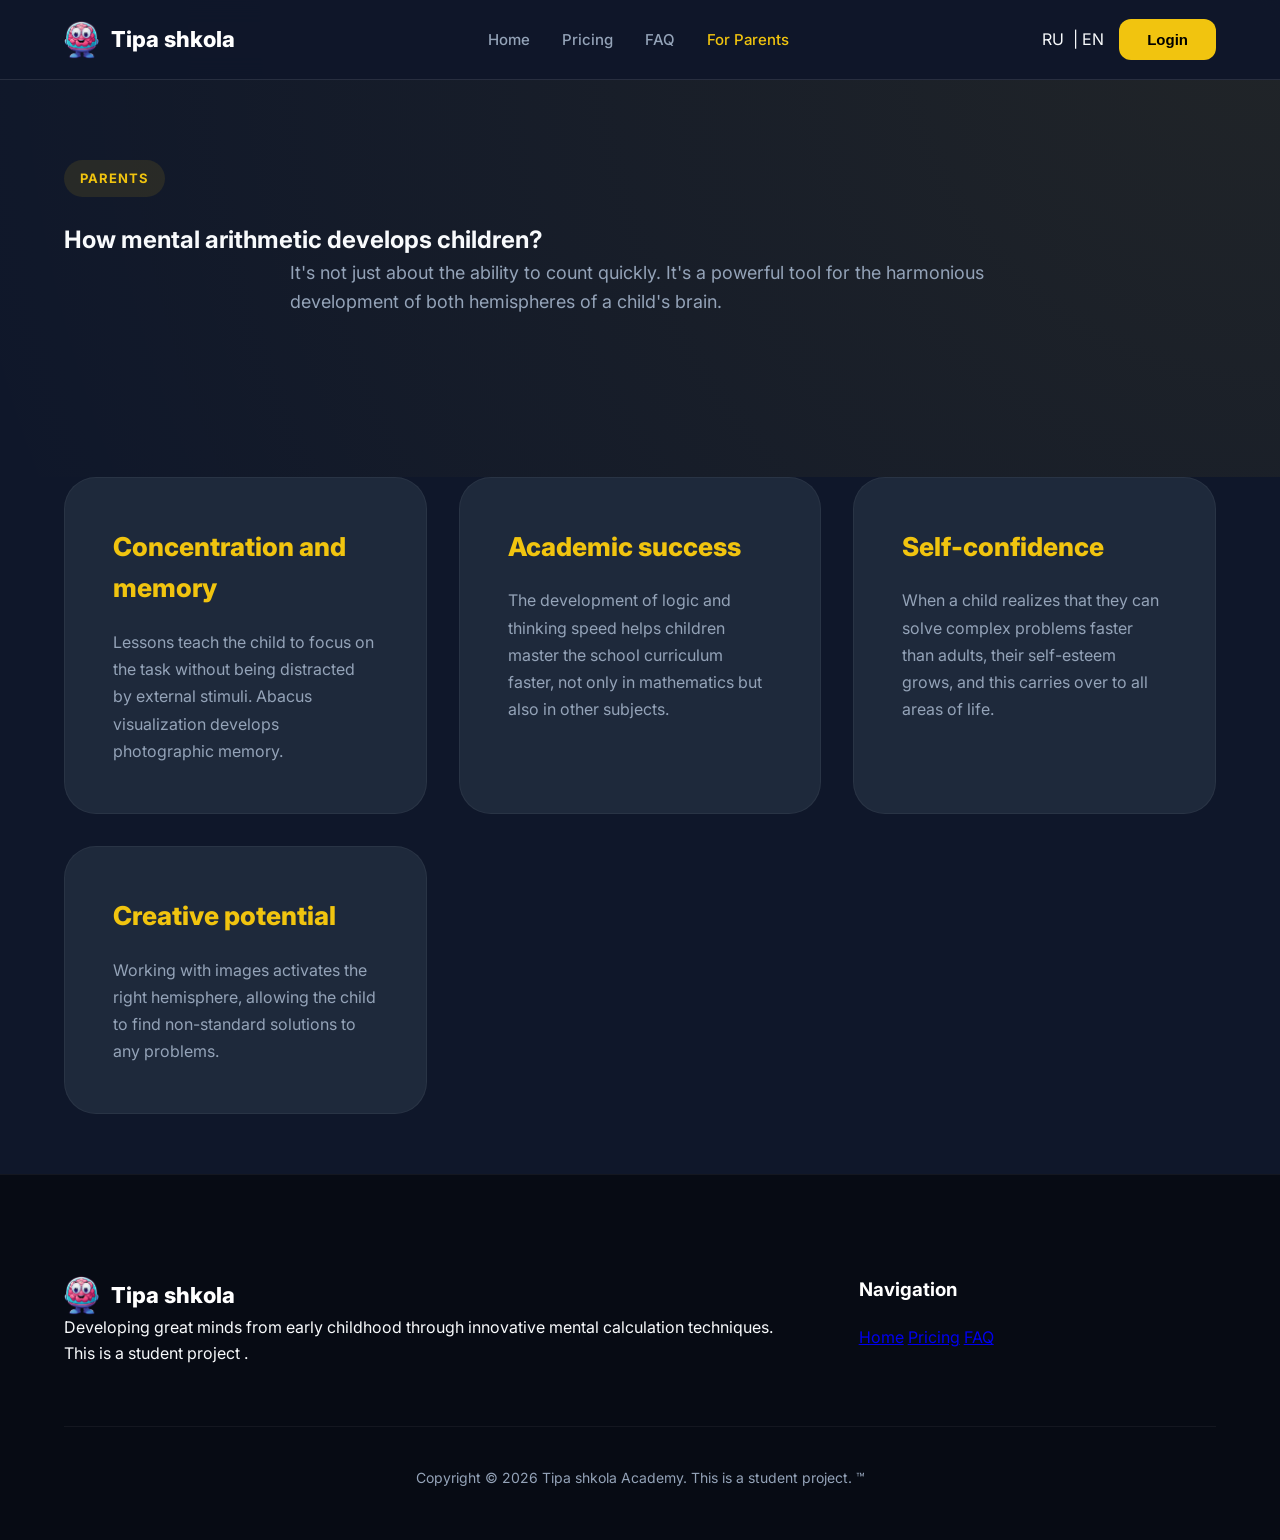
<file: en/parents.html>
<!DOCTYPE html>
<html lang="en">
<head>
    <meta charset="UTF-8">
    <meta name="viewport" content="width=device-width, initial-scale=1.0">
    <meta name="description" content="How mental arithmetic develops memory, logic, and concentration in children. Tips for parents from Tipa shkola.">
    <meta name="keywords" content="mental arithmetic for kids, brain development, educational platform, Tipa shkola parents">
    <title>For Parents | Tipa shkola - Brain Development</title>
    
    <link rel="icon" type="image/png" href="../img/logoTS.png">
    <link rel="preconnect" href="https://fonts.googleapis.com">
    <link rel="preconnect" href="https://fonts.gstatic.com" crossorigin>
    <link href="https://fonts.googleapis.com/css2?family=Inter:wght@400;600;800&display=swap" rel="stylesheet">
    <link rel="stylesheet" href="../css/styles.css">
    <style>
        /* Скрытый заголовок для прохождения валидации без изменения дизайна */
        .visually-hidden {
            position: absolute;
            width: 1px;
            height: 1px;
            padding: 0;
            margin: -1px;
            overflow: hidden;
            clip: rect(0, 0, 0, 0);
            white-space: nowrap;
            border: 0;
        }
    </style>
</head>
<body>

<header class="navbar">
    <div class="container">
        <nav class="navbar-nav" style="display: flex; width: 100%; justify-content: space-between; align-items: center;">
            <a href="index.html" class="logo">
                <img src="../img/logoTS.png" alt="Tipa shkola Logo" class="logo-img">
                <span>Tipa shkola</span>
            </a>
            <nav class="nav-links">
                <a href="index.html">Home</a>
                <a href="pricing.html">Pricing</a>
                <a href="faq.html">FAQ</a>
                <a href="parents.html" class="active">For Parents</a>
            </nav>
            <div class="nav-actions" style="display: flex; align-items: center; gap: 15px;">
                <div class="lang-switch">
                    <a href="../ru/parents.html" style="text-decoration: none; color: inherit; padding-right: 5px;">RU</a> | <span class="active">EN</span>
                </div>
                <button class="btn btn-primary">Login</button>
            </div>
        </nav>
    </div>
</header>

<main>
    <section class="hero-section">
        <div class="container">
            <div class="section-header" style="text-align: left;">
                <span class="badge">Parents</span>
                <h1>How mental arithmetic develops children?</h1>
                <p>It's not just about the ability to count quickly. It's a powerful tool for the harmonious development of both hemispheres of a child's brain.</p>
            </div>
        </div>
    </section>

    <section class="info-section" style="padding-top: 0;">
        <div class="container">
            <!-- Added H2 to satisfy W3C Validator and fix heading levels -->
            <h2 class="visually-hidden">Key Benefits of Learning</h2>
            
            <div class="info-grid">
                <article class="info-item">
                    <h3>Concentration and memory</h3>
                    <p>Lessons teach the child to focus on the task without being distracted by external stimuli. Abacus visualization develops photographic memory.</p>
                </article>
                <article class="info-item">
                    <h3>Academic success</h3>
                    <p>The development of logic and thinking speed helps children master the school curriculum faster, not only in mathematics but also in other subjects.</p>
                </article>
                <article class="info-item">
                    <h3>Self-confidence</h3>
                    <p>When a child realizes that they can solve complex problems faster than adults, their self-esteem grows, and this carries over to all areas of life.</p>
                </article>
                <article class="info-item">
                    <h3>Creative potential</h3>
                    <p>Working with images activates the right hemisphere, allowing the child to find non-standard solutions to any problems.</p>
                </article>
            </div>
        </div>
    </section>
</main>

<footer class="footer">
    <div class="container">
        <div class="footer-content">
            <div class="footer-brand">
                <div class="logo">
                    <img src="../img/logoTS.png" alt="Tipa shkola Logo" class="logo-img">
                    <span>Tipa shkola</span>
                </div>
                <p>Developing great minds from early childhood through innovative mental calculation techniques. This is a student project .</p>
            </div>
            <nav class="footer-nav">
                <h3 style="color: white; margin-bottom: 20px;">Navigation</h3>
                <a href="index.html">Home</a>
                <a href="pricing.html">Pricing</a>
                <a href="faq.html">FAQ</a>
            </nav>
        </div>
        <div class="footer-bottom">
            <p>Copyright &copy; 2026 Tipa shkola Academy. This is a student project. &trade;</p>
        </div>
    </div>
</footer>

<script src="../scripts/script.js"></script>
</body>
</html>
</file>
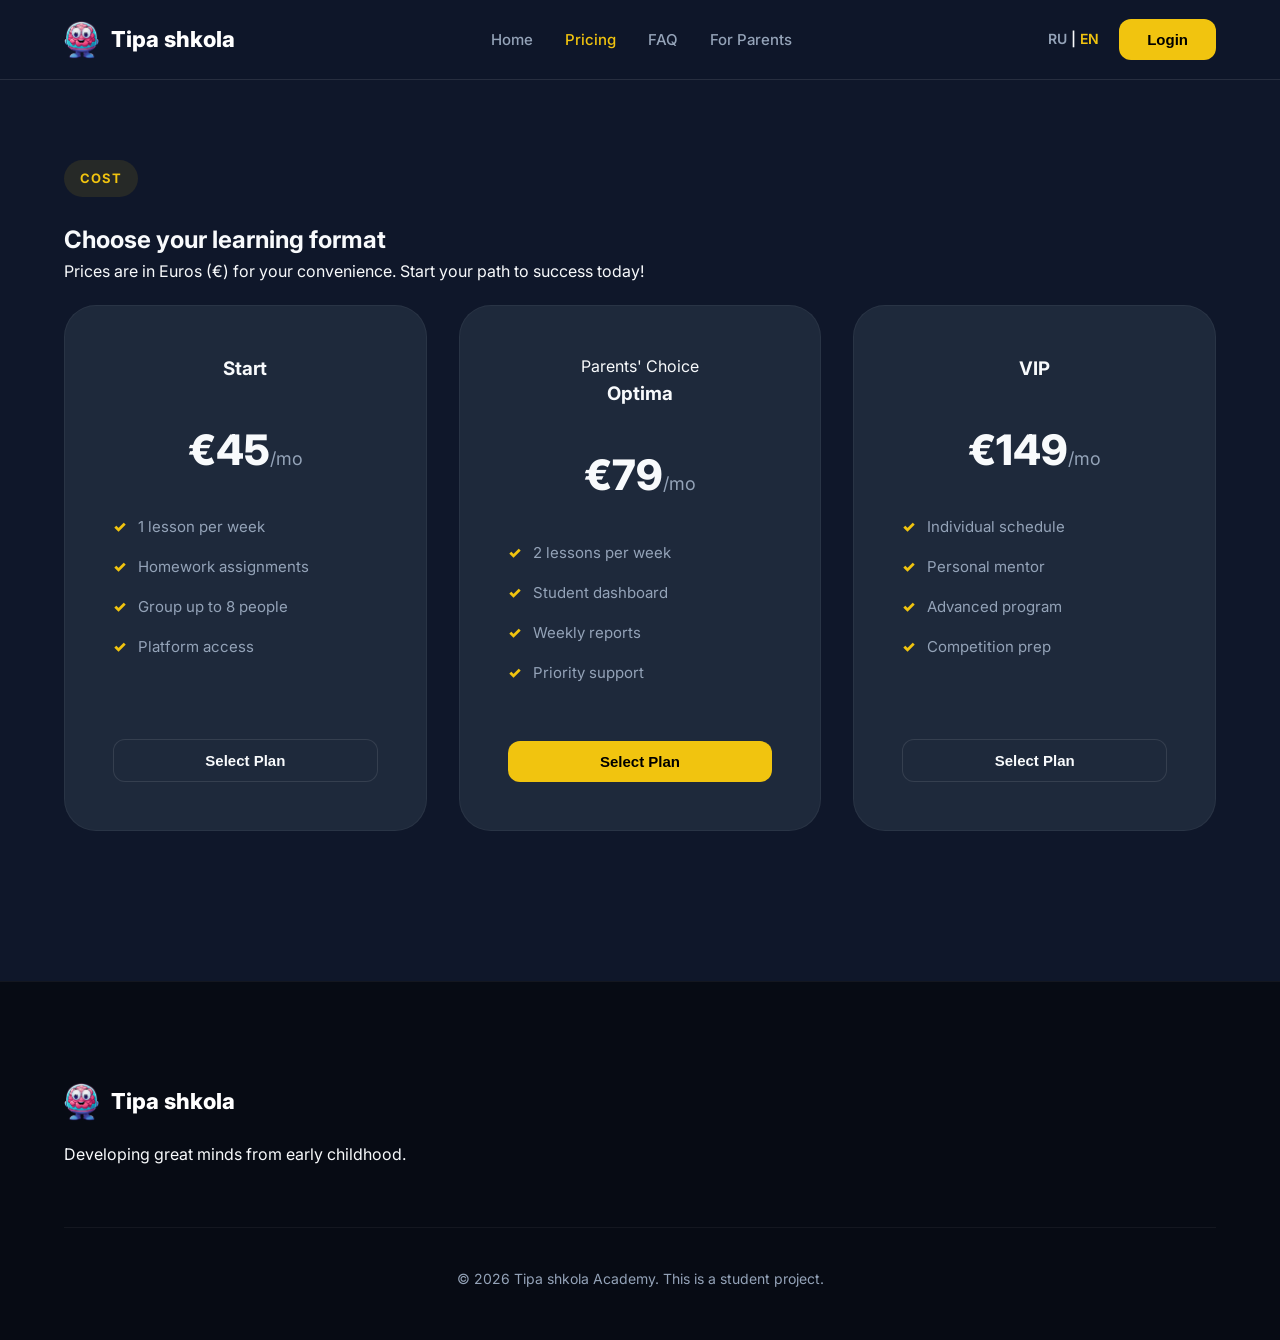
<file: en/pricing.html>
<!DOCTYPE html>
<html lang="en">
<head>
    <meta charset="UTF-8">
    <meta name="viewport" content="width=device-width, initial-scale=1.0">
    <title>Pricing | Tipa shkola</title>
    <link rel="icon" type="image/png" href="../img/logoTS.png">
    <link rel="preconnect" href="https://fonts.googleapis.com">
    <link rel="preconnect" href="https://fonts.gstatic.com" crossorigin>
    <link href="https://fonts.googleapis.com/css2?family=Inter:wght@400;600;800&display=swap" rel="stylesheet">
    <link rel="stylesheet" href="../css/styles.css">
</head>
<body>

<header class="navbar">
    <div class="container">
        <a href="index.html" class="logo">
            <img src="../img/logoTS.png" alt="Tipa shkola Logo" class="logo-img">
            <span>Tipa shkola</span>
        </a>
        <nav class="nav-links">
            <a href="../en/index.html">Home</a>
            <a href="../en/pricing.html" class="active">Pricing</a>
            <a href="../en/faq.html">FAQ</a>
            <a href="../en/parents.html">For Parents</a>
        </nav>
        <div class="nav-actions" style="display: flex; align-items: center; gap: 20px;">
            <div class="lang-switch" style="font-size: 14px; font-weight: 600;">
                <a href="../ru/pricing.html" style="color: var(--text-muted); text-decoration: none;">RU</a> | <span style="color: var(--primary);">EN</span>
            </div>
            <button class="btn btn-primary">Login</button>
        </div>
    </div>
</header>

<main class="pricing-page">
    <div class="container">
        <div class="pricing-header">
            <span class="badge">Cost</span>
            <h2>Choose your learning format</h2>
            <p>Prices are in Euros (€) for your convenience. Start your path to success today!</p>
        </div>

        <div class="pricing-grid">
            <div class="price-card">
                <h3>Start</h3>
                <div class="price">€45<span>/mo</span></div>
                <ul class="features">
                    <li>1 lesson per week</li>
                    <li>Homework assignments</li>
                    <li>Group up to 8 people</li>
                    <li>Platform access</li>
                </ul>
                <button class="btn btn-secondary">Select Plan</button>
            </div>

            <div class="price-card popular">
                <div class="popular-badge">Parents' Choice</div>
                <h3>Optima</h3>
                <div class="price">€79<span>/mo</span></div>
                <ul class="features">
                    <li>2 lessons per week</li>
                    <li>Student dashboard</li>
                    <li>Weekly reports</li>
                    <li>Priority support</li>
                </ul>
                <button class="btn btn-primary">Select Plan</button>
            </div>

            <div class="price-card">
                <h3>VIP</h3>
                <div class="price">€149<span>/mo</span></div>
                <ul class="features">
                    <li>Individual schedule</li>
                    <li>Personal mentor</li>
                    <li>Advanced program</li>
                    <li>Competition prep</li>
                </ul>
                <button class="btn btn-secondary">Select Plan</button>
            </div>
        </div>
    </div>
</main>

<footer class="footer">
    <div class="container">
        <div class="footer-content">
            <div class="footer-brand">
                <a href="index.html" class="logo" style="margin-bottom: 20px;">
                    <img src="../img/logoTS.png" alt="Tipa shkola Logo" class="logo-img">
                    <span>Tipa shkola</span>
                </a>
                <p>Developing great minds from early childhood.</p>
            </div>
        </div>
        <div class="footer-bottom">
            <p>&copy; 2026 Tipa shkola Academy.  This is a student project.</p>
        </div>
    </div>
</footer>

<script src="../scripts/script.js"></script>
</body>
</html>
</file>
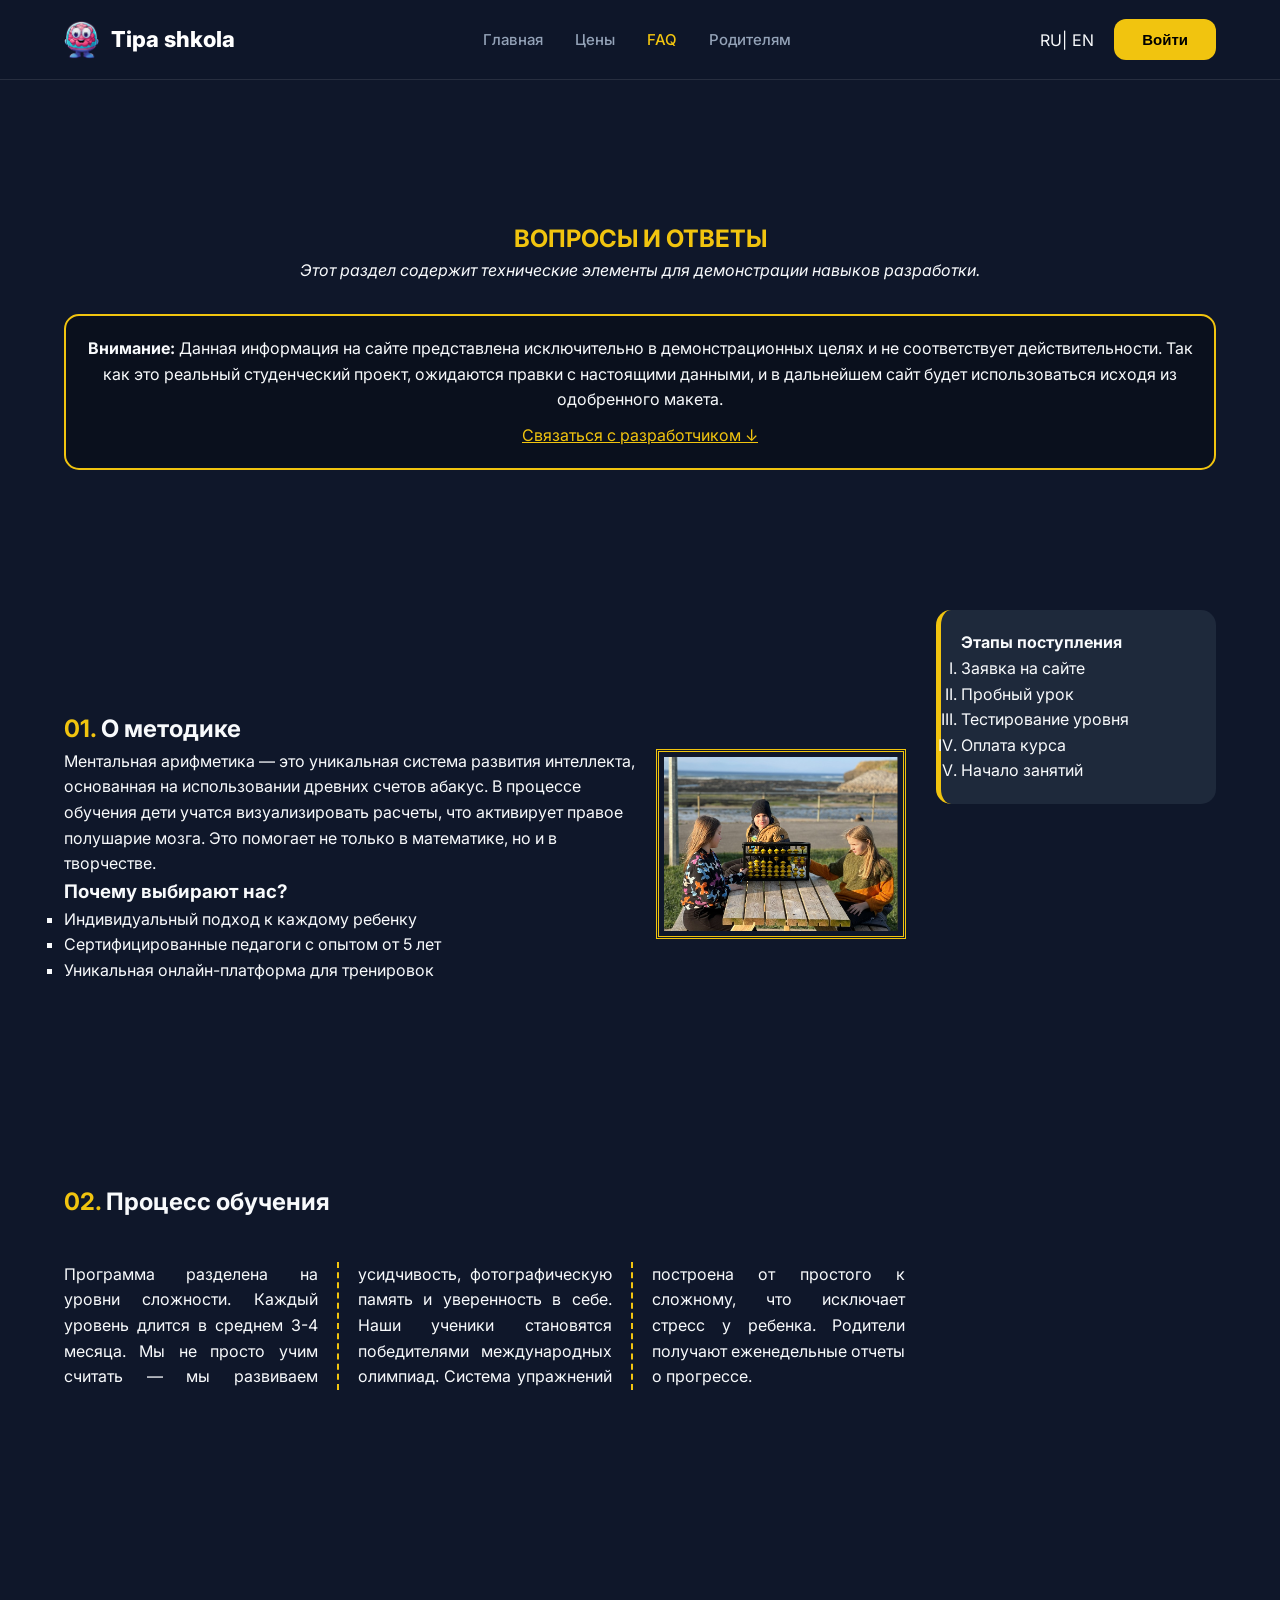
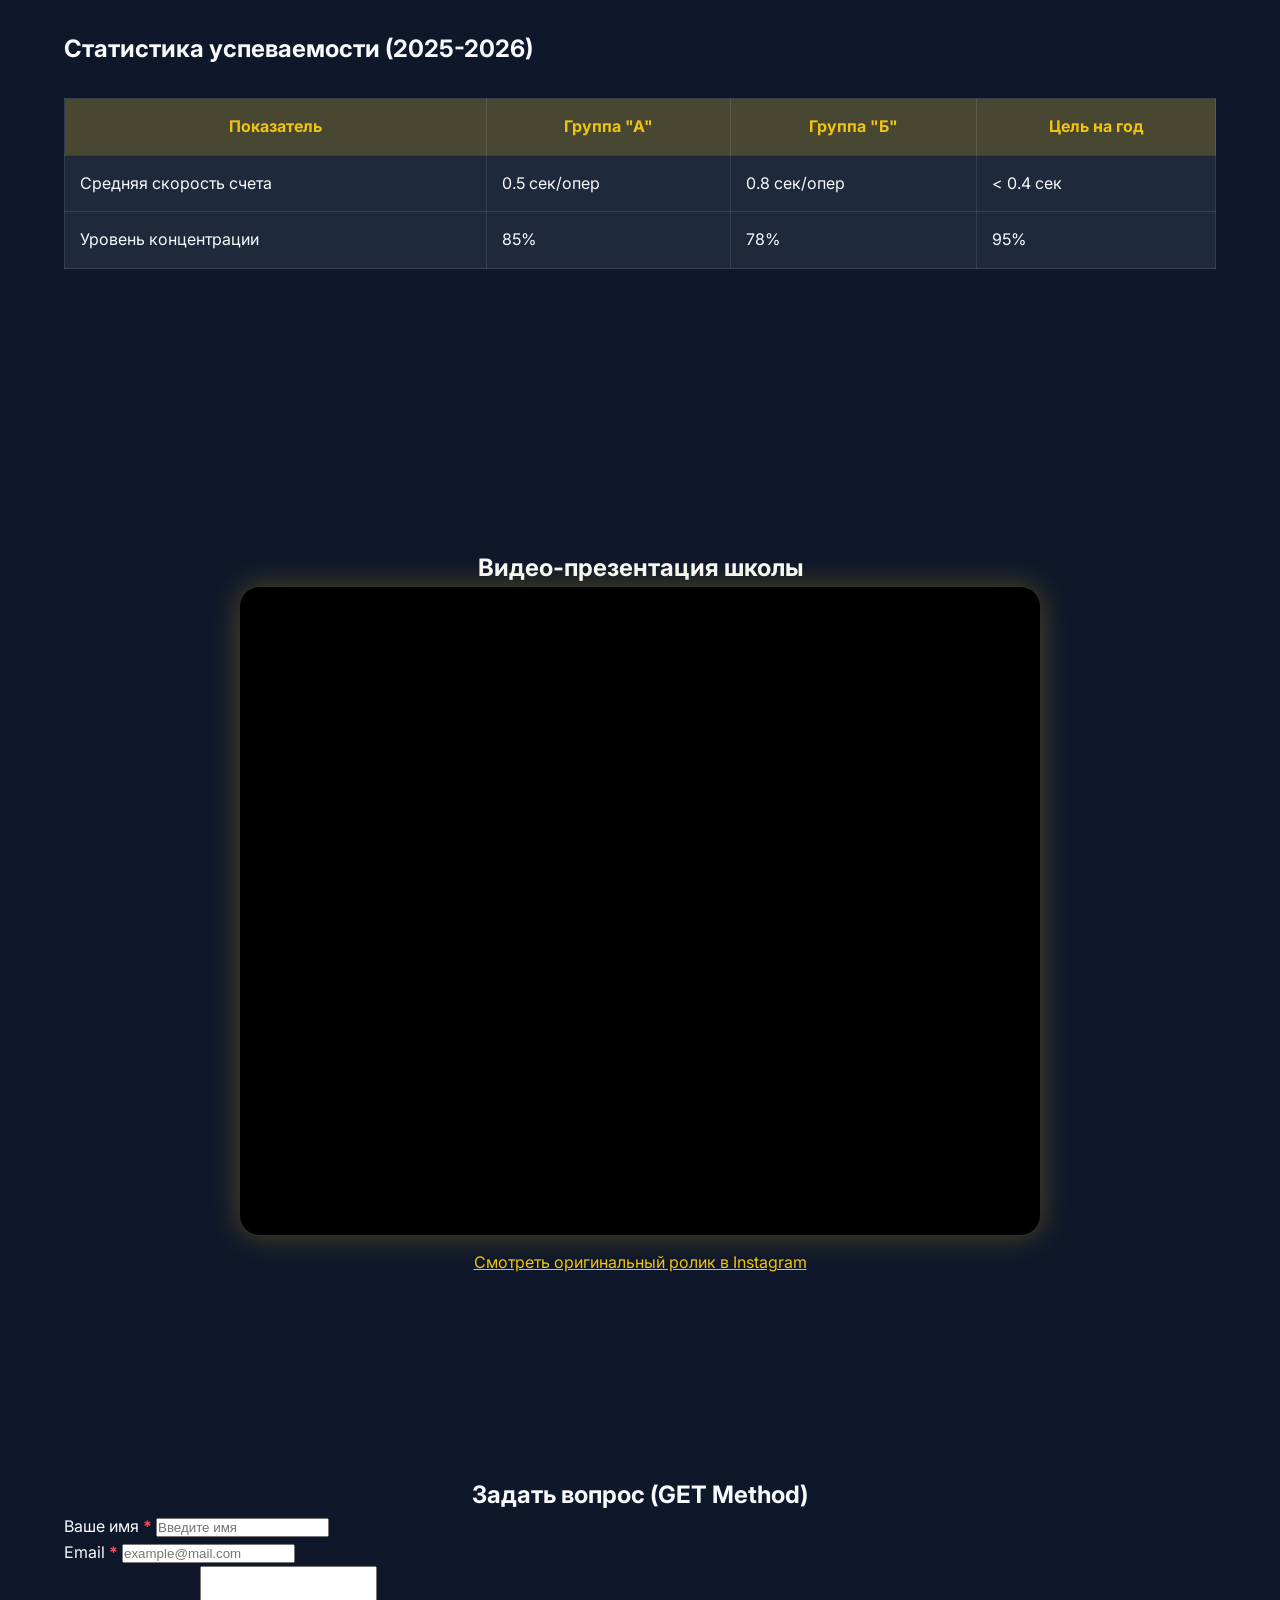
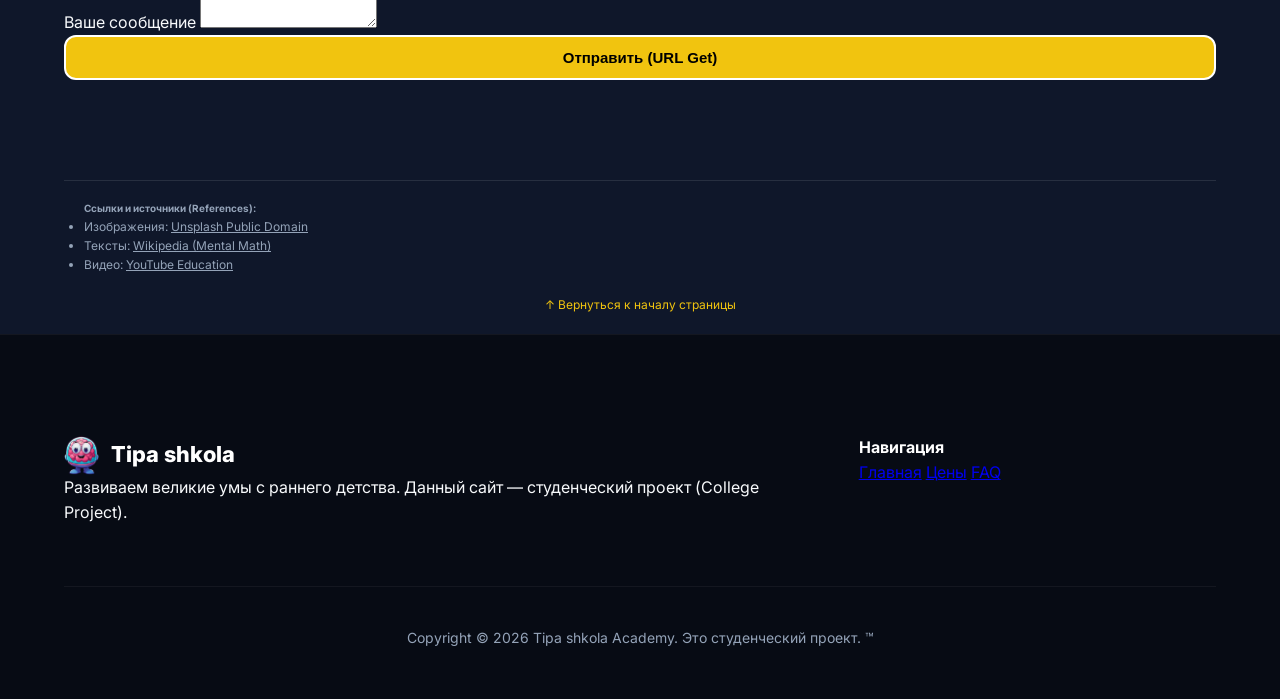
<file: ru/faq.html>
<!DOCTYPE html>
<html lang="ru">
<head>
    <meta charset="UTF-8">
    <meta name="viewport" content="width=device-width, initial-scale=1.0">
    <!-- Мета-данные для SEO (пункт чек-листа - Maximise SEO) -->
    <meta name="description" content="Ответы на вопросы о школе ментальной арифметики Tipa shkola. Студенческий проект по веб-дизайну.">
    <meta name="keywords" content="ментальная арифметика, обучение детей, Tipa shkola FAQ, веб-разработка проект">
    <title>FAQ | Tipa shkola - Вопросы и ответы</title>
    
    <link rel="icon" type="image/png" href="../img/logoTS.png">
    <link rel="preconnect" href="https://fonts.googleapis.com">
    <link rel="preconnect" href="https://fonts.gstatic.com" crossorigin>
    <link href="https://fonts.googleapis.com/css2?family=Inter:wght@400;600;800&display=swap" rel="stylesheet">
    
    <!-- Внешняя таблица стилей (External Style Sheet) -->
    <link rel="stylesheet" href="../css/styles.css">

    <!-- Внутренние стили (Internal Styling - пример для демонстрации скилла) -->
    <style>
        /* Использование ID селектора (CSS Id selector) */
        #faq-main-container {
            padding-top: calc(var(--nav-height) + 40px);
            /* Использование фонового изображения (Use of background image) */
            background-image: url('https://www.transparenttextures.com/patterns/carbon-fibre.png');
            background-attachment: fixed;
        }

        /* Газетные колонки (Newspaper columns с column-rule) */
        .newspaper-layout {
            column-count: 3;
            column-gap: 40px;
            column-rule: 2px dashed var(--primary);
            margin: 40px 0;
            text-align: justify;
        }

        /* Таблица данных (Table of statistical information) */
        .stats-table {
            width: 100%;
            border-collapse: collapse;
            margin: 30px 0;
            background: var(--surface);
            border: 1px solid var(--primary); /* Использование границ (borders) */
        }
        .stats-table th, .stats-table td {
            padding: 15px;
            border: 1px solid rgba(255, 255, 255, 0.1);
        }
        .stats-table th { background: rgba(241, 196, 15, 0.2); color: var(--primary); }

        /* Изображение с обтеканием (Floated image) */
        .floated-content img {
            float: right;
            margin: 0 0 20px 20px;
            border: 3px double var(--primary);
            padding: 5px;
            width: 250px;
        }

        /* Обязательные поля формы */
        .required-star { color: #ff4757; font-weight: bold; }

        /* Разные типы маркеров для списков (Different shaped bullet points) */
        .unordered-custom { list-style-type: square; }
        .ordered-custom { list-style-type: upper-roman; }

        .sources-section {
            margin-top: 50px;
            padding: 20px;
            border-top: 1px solid rgba(255, 255, 255, 0.1);
            font-size: 12px;
            color: var(--text-muted);
        }

        /* Исправление съезжающих кнопок в навигации */
        .nav-actions {
            display: flex !important;
            align-items: center !important;
            gap: 20px !important;
        }

        .lang-switch {
            display: flex;
            align-items: center;
            height: 100%;
            line-height: 1;
        }

        .disclaimer-box {
            border: 2px solid #f1c40f; 
            padding: 20px; 
            border-radius: 15px; 
            margin-bottom: 40px; 
            background: rgba(0,0,0,0.3);
            text-align: center;
        }
    </style>
</head>
<body>

<header class="navbar">
    <div class="container">
        <nav class="navbar-nav" style="display: flex; width: 100%; justify-content: space-between; align-items: center;">
            <a href="index.html" class="logo">
                <img src="../img/logoTS.png" alt="Logo" class="logo-img">
                <span>Tipa shkola</span>
            </a>
            <div class="nav-links">
                <a href="index.html">Главная</a>
                <a href="pricing.html">Цены</a>
                <a href="faq.html" class="active">FAQ</a>
                <a href="parents.html">Родителям</a>
            </div>
            <div class="nav-actions">
                <div class="lang-switch">
                    <span class="active">RU</span> | <a href="../en/index.html" style="text-decoration: none; color: inherit; padding-left: 5px;">EN</a>
                </div>
                <button class="btn btn-primary">Войти</button>
            </div>
        </nav>
    </div>
</header>

<main id="faq-main-container">
    <div class="container">
        <section>
            <h1 style="text-align: center; color: var(--primary); text-transform: uppercase;">Вопросы и Ответы</h1>
            <p style="text-align: center; margin-bottom: 30px; font-style: italic;">
                Этот раздел содержит технические элементы для демонстрации навыков разработки.
            </p>
            
            <div class="disclaimer-box">
                <strong>Внимание:</strong> Данная информация на сайте представлена исключительно в демонстрационных целях и не соответствует действительности. 
                Так как это реальный студенческий проект, ожидаются правки с настоящими данными, и в дальнейшем сайт будет использоваться исходя из одобренного макета.
                <br><a href="#contact-form-section" style="color: var(--primary); display: inline-block; margin-top: 10px;">Связаться с разработчиком &darr;</a>
            </div>
        </section>

        <div style="display: grid; grid-template-columns: 3fr 1fr; gap: 30px;">
            <article class="floated-content">
                <section>
                    <h2><span style="color: var(--primary);">01.</span> О методике</h2>
                    <img src="../img/img_for_index/IMG_3452.jpg" alt="[Изображение ученика]">
                    <p>Ментальная арифметика — это уникальная система развития интеллекта, основанная на использовании древних счетов абакус. В процессе обучения дети учатся визуализировать расчеты, что активирует правое полушарие мозга. Это помогает не только в математике, но и в творчестве.</p>
                    
                    <h3>Почему выбирают нас?</h3>
                    <ul class="unordered-custom"> <!-- Маркированный список -->
                        <li>Индивидуальный подход к каждому ребенку</li>
                        <li>Сертифицированные педагоги с опытом от 5 лет</li>
                        <li>Уникальная онлайн-платформа для тренировок</li>
                    </ul>
                </section>

                <section>
                    <h2><span style="color: var(--primary);">02.</span> Процесс обучения</h2>
                    <div class="newspaper-layout"> <!-- Газетные колонки -->
                        Программа разделена на уровни сложности. Каждый уровень длится в среднем 3-4 месяца. Мы не просто учим считать — мы развиваем усидчивость, фотографическую память и уверенность в себе. Наши ученики становятся победителями международных олимпиад. Система упражнений построена от простого к сложному, что исключает стресс у ребенка. Родители получают еженедельные отчеты о прогрессе.
                    </div>
                </section>
            </article>

            <aside> <!-- Секция Aside -->
                <div style="background: var(--surface); padding: 20px; border-radius: 15px; border-left: 5px solid var(--primary);">
                    <h4 style="margin-top: 0;">Этапы поступления</h4>
                    <ol class="ordered-custom"> <!-- Нумерованный список -->
                        <li>Заявка на сайте</li>
                        <li>Пробный урок</li>
                        <li>Тестирование уровня</li>
                        <li>Оплата курса</li>
                        <li>Начало занятий</li>
                    </ol>
                </div>
            </aside>
        </div>

        <section>
            <h2>Статистика успеваемости (2025-2026)</h2>
            <table class="stats-table"> <!-- Таблица данных -->
                <thead>
                    <tr>
                        <th>Показатель</th>
                        <th>Группа "А"</th>
                        <th>Группа "Б"</th>
                        <th>Цель на год</th>
                    </tr>
                </thead>
                <tbody>
                    <tr>
                        <td>Средняя скорость счета</td>
                        <td>0.5 сек/опер</td>
                        <td>0.8 сек/опер</td>
                        <td>&lt; 0.4 сек</td>
                    </tr>
                    <tr>
                        <td>Уровень концентрации</td>
                        <td>85%</td>
                        <td>78%</td>
                        <td>95%</td>
                    </tr>
                </tbody>
            </table>
        </section>

        <section style="text-align: center; margin: 50px 0;">
            <h2>Видео-презентация школы</h2>
            <div style="max-width: 800px; margin: 0 auto; border-radius: 20px; overflow: hidden; box-shadow: 0 0 30px rgba(241, 196, 15, 0.3); background: #000; position: relative; padding-bottom: 56.25%; height: 0;">
                <!-- Исправленное встраивание видео -->
                <iframe 
                    style="position: absolute; top: 0; left: 0; width: 100%; height: 100%;"
                    src="https://www.youtube.com/watch?v=nTn9gVqRfKY" 
                    title="Mental Arithmetic Presentation" 
                    frameborder="0" 
                    allow="accelerometer; autoplay; clipboard-write; encrypted-media; gyroscope; picture-in-picture" 
                    allowfullscreen>
                </iframe>
            </div>
            <p style="margin-top: 15px;"><a href="https://www.instagram.com/reel/ClEXqjGvBID/" target="_blank" style="color: var(--primary);">Смотреть оригинальный ролик в Instagram</a></p>
        </section>

        <section id="contact-form-section" style="padding: 50px 0;">
            <div class="contact-form">
                <h2 style="text-align: center;">Задать вопрос (GET Method)</h2>
                <!-- Форма с методом GET -->
                <form action="faq.html" method="get">
                    <div class="form-group">
                        <label for="name">Ваше имя <span class="required-star">*</span></label>
                        <input type="text" id="name" name="student_name" required placeholder="Введите имя">
                    </div>
                    <div class="form-group">
                        <label for="email">Email <span class="required-star">*</span></label>
                        <input type="email" id="email" name="student_email" required placeholder="example@mail.com">
                    </div>
                    <div class="form-group">
                        <label for="msg">Ваше сообщение</label>
                        <textarea id="msg" name="message" rows="4"></textarea>
                    </div>
                    <button type="submit" class="btn btn-primary" style="width: 100%; border: 2px solid white;">Отправить (URL Get)</button>
                </form>

                <div id="url-display" style="margin-top: 20px; display: none; padding: 15px; background: rgba(46, 204, 113, 0.2); border-radius: 10px;">
                    <h5 style="color: #2ecc71; margin-top: 0;">Данные из URL получены:</h5>
                    <p id="results-text" style="font-size: 14px;"></p>
                </div>
            </div>
        </section>

        <section class="sources-section">
            <h5>Ссылки и источники (References):</h5>
            <ul>
                <li>Изображения: <a href="https://unsplash.com" target="_blank" style="color: inherit;">Unsplash Public Domain</a></li>
                <li>Тексты: <a href="https://ru.wikipedia.org/wiki/Ментальная_арифметика" target="_blank" style="color: inherit;">Wikipedia (Mental Math)</a></li>
                <li>Видео: <a href="https://www.youtube.com" target="_blank" style="color: inherit;">YouTube Education</a></li>
            </ul>
            <a href="#faq-main-container" style="display: block; text-align: center; margin-top: 20px; color: var(--primary); text-decoration: none;">&uarr; Вернуться к началу страницы</a>
        </section>
    </div>
</main>

<footer class="footer">
    <div class="container">
        <div class="footer-content">
            <div class="footer-brand">
                <div class="logo">
                    <img src="../img/logoTS.png" alt="Logo" class="logo-img">
                    <span>Tipa shkola</span>
                </div>
                <p>Развиваем великие умы с раннего детства. Данный сайт — студенческий проект (College Project).</p>
            </div>
            <nav class="footer-nav">
                <h4 style="color: white;">Навигация</h4>
                <a href="index.html">Главная</a>
                <a href="pricing.html">Цены</a>
                <a href="faq.html">FAQ</a>
            </nav>
        </div>
        <div class="footer-bottom">
            <p>Copyright &copy; 2026 Tipa shkola Academy. Это студенческий проект. &trade;</p>
        </div>
    </div>
</footer>

<script src="../scripts/script.js"></script>
<script>
    // Скрипт для отображения данных из URL (пункт чек-листа)
    window.onload = function() {
        const params = new URLSearchParams(window.location.search);
        if(params.has('student_name')) {
            const box = document.getElementById('url-display');
            const text = document.getElementById('results-text');
            box.style.display = 'block';
            text.innerHTML = `Имя: <b>${params.get('student_name')}</b> | Email: <b>${params.get('student_email')}</b>`;
            document.getElementById('contact-form-section').scrollIntoView();
        }
    }
</script>
</body>
</html>
</file>
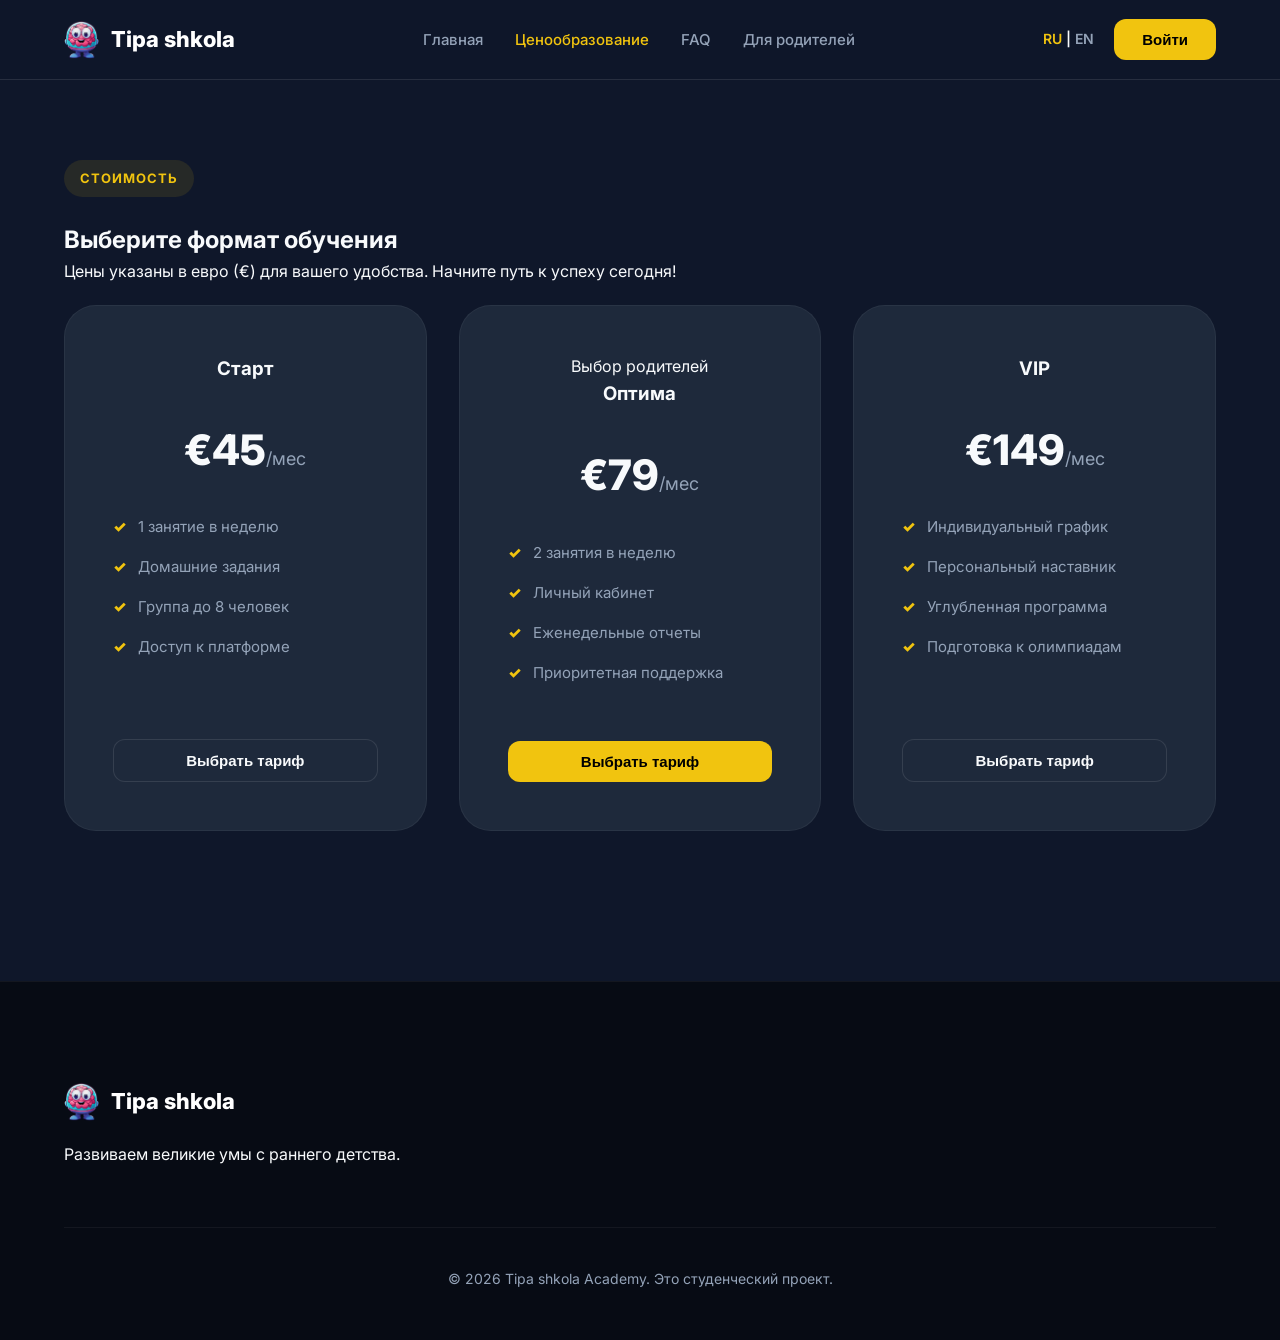
<file: ru/pricing.html>
<!DOCTYPE html>
<html lang="ru">
<head>
    <meta charset="UTF-8">
    <meta name="viewport" content="width=device-width, initial-scale=1.0">
    <title>Тарифы | Tipa shkola</title>
    <link rel="icon" type="image/png" href="../img/logoTS.png">
    <link rel="preconnect" href="https://fonts.googleapis.com">
    <link rel="preconnect" href="https://fonts.gstatic.com" crossorigin>
    <link href="https://fonts.googleapis.com/css2?family=Inter:wght@400;600;800&display=swap" rel="stylesheet">
    <link rel="stylesheet" href="../css/styles.css">
</head>
<body>

<header class="navbar">
    <div class="container">
        <a href="index.html" class="logo">
            <img src="../img/logoTS.png" alt="Tipa shkola Logo" class="logo-img">
            <span>Tipa shkola</span>
        </a>
        <nav class="nav-links">
            <a href="../ru/index.html">Главная</a>
            <a href="../ru/pricing.html" class="active">Ценообразование</a>
            <a href="../ru/faq.html">FAQ</a>
            <a href="../ru/parents.html">Для родителей</a>
        </nav>
        <div class="nav-actions" style="display: flex; align-items: center; gap: 20px;">
            <div class="lang-switch" style="font-size: 14px; font-weight: 600;">
                <span style="color: var(--primary);">RU</span> | <a href="../en/pricing.html" style="color: var(--text-muted); text-decoration: none;">EN</a>
            </div>
            <button class="btn btn-primary">Войти</button>
        </div>
    </div>
</header>

<main class="pricing-page">
    <div class="container">
        <div class="pricing-header">
            <span class="badge">Стоимость</span>
            <h2>Выберите формат обучения</h2>
            <p>Цены указаны в евро (€) для вашего удобства. Начните путь к успеху сегодня!</p>
        </div>

        <div class="pricing-grid">
            <div class="price-card">
                <h3>Старт</h3>
                <div class="price">€45<span>/мес</span></div>
                <ul class="features">
                    <li>1 занятие в неделю</li>
                    <li>Домашние задания</li>
                    <li>Группа до 8 человек</li>
                    <li>Доступ к платформе</li>
                </ul>
                <button class="btn btn-secondary">Выбрать тариф</button>
            </div>

            <div class="price-card popular">
                <div class="popular-badge">Выбор родителей</div>
                <h3>Оптима</h3>
                <div class="price">€79<span>/мес</span></div>
                <ul class="features">
                    <li>2 занятия в неделю</li>
                    <li>Личный кабинет</li>
                    <li>Еженедельные отчеты</li>
                    <li>Приоритетная поддержка</li>
                </ul>
                <button class="btn btn-primary">Выбрать тариф</button>
            </div>

            <div class="price-card">
                <h3>VIP</h3>
                <div class="price">€149<span>/мес</span></div>
                <ul class="features">
                    <li>Индивидуальный график</li>
                    <li>Персональный наставник</li>
                    <li>Углубленная программа</li>
                    <li>Подготовка к олимпиадам</li>
                </ul>
                <button class="btn btn-secondary">Выбрать тариф</button>
            </div>
        </div>
    </div>
</main>

<footer class="footer">
    <div class="container">
        <div class="footer-content">
            <div class="footer-brand">
                <a href="index.html" class="logo" style="margin-bottom: 20px;">
                    <img src="../img/logoTS.png" alt="Tipa shkola Logo" class="logo-img">
                    <span>Tipa shkola</span>
                </a>
                <p>Развиваем великие умы с раннего детства.</p>
            </div>
        </div>
        <div class="footer-bottom">
            <p>&copy; 2026 Tipa shkola Academy. Это студенческий проект.</p>
        </div>
    </div>
</footer>

<script src="../scripts/script.js"></script>
</body>
</html>
</file>
<file: css/styles.css>
/* --- Дизайн-система Tipa shkola --- */
:root {
    --primary: #f1c40f; 
    --primary-dark: #d4ac0d;
    --bg-dark: #0f172a;
    --surface: #1e293b;
    --text-main: #f8fafc;
    --text-muted: #94a3b8;
    --glass: rgba(15, 23, 42, 0.95);
    --font-main: 'Inter', sans-serif;
    --transition: all 0.3s cubic-bezier(0.4, 0, 0.2, 1);
    --nav-height: 80px;
}

/* --- Сброс и база --- */
* { box-sizing: border-box; margin: 0; padding: 0; }

body {
    font-family: var(--font-main);
    background-color: var(--bg-dark);
    color: var(--text-main);
    line-height: 1.6;
    overflow-x: hidden;
}

.container { 
    max-width: 1200px; 
    margin: 0 auto; 
    padding: 0 24px; 
}

.text-gradient {
    background: linear-gradient(90deg, var(--primary), #ffffff);
    -webkit-background-clip: text;
    -webkit-text-fill-color: transparent;
}

/* --- Навигация --- */
.navbar {
    position: fixed;
    top: 0; left: 0; right: 0;
    height: var(--nav-height);
    z-index: 1000;
    background: var(--glass);
    backdrop-filter: blur(12px);
    border-bottom: 1px solid rgba(255, 255, 255, 0.1);
    display: flex;
    align-items: center;
}

.navbar .container { 
    display: flex; 
    justify-content: space-between; 
    align-items: center; 
    width: 100%;
}

.logo { 
    display: flex; 
    align-items: center; 
    gap: 12px; 
    font-weight: 800; 
    font-size: 22px; 
    text-decoration: none; 
    color: white; 
}

.logo-img {
    height: 40px;
    width: auto;
    object-fit: contain;
    border-radius: 8px;
}

.nav-links { display: flex; gap: 32px; }
.nav-links a { 
    color: var(--text-muted); 
    text-decoration: none; 
    font-size: 15px; 
    font-weight: 500; 
    transition: var(--transition); 
}

.nav-links a:hover, .nav-links a.active { color: var(--primary); }

/* --- Кнопки --- */
.btn {
    padding: 12px 28px; border-radius: 12px;
    font-size: 15px; font-weight: 700; cursor: pointer;
    transition: var(--transition); border: none;
    display: inline-flex; align-items: center; text-decoration: none;
    justify-content: center;
}
.btn-primary { background: var(--primary); color: #000; }
.btn-primary:hover { background: var(--primary-dark); transform: translateY(-2px); }
.btn-secondary { background: var(--surface); color: var(--text-main); border: 1px solid rgba(255, 255, 255, 0.1); }

/* --- Секции --- */
section { padding: 100px 0; }

.section-header { 
    text-align: center; 
    margin-bottom: 60px; 
}
.section-header h2 { font-size: 48px; margin-bottom: 20px; font-weight: 800; line-height: 1.2; }
.section-header p { color: var(--text-muted); font-size: 18px; max-width: 700px; margin: 0 auto; }

.badge { 
    display: inline-block; 
    padding: 8px 16px; 
    background: rgba(241, 196, 15, 0.1); 
    color: var(--primary); 
    border-radius: 30px; 
    font-size: 13px; 
    font-weight: 700; 
    margin-bottom: 24px; 
    text-transform: uppercase; 
    letter-spacing: 1px;
}

/* --- Hero --- */
.hero-section { 
    padding-top: calc(var(--nav-height) + 80px); 
    padding-bottom: 100px;
    background: radial-gradient(circle at top right, rgba(241, 196, 15, 0.08), transparent); 
}

.hero-container { 
    display: grid; 
    grid-template-columns: 1fr 1fr; 
    gap: 60px; 
    align-items: center; 
}

.hero-content h1 { font-size: 64px; line-height: 1.1; margin-bottom: 28px; font-weight: 800; }
.hero-content p { font-size: 19px; color: var(--text-muted); margin-bottom: 48px; max-width: 600px; }
.hero-actions { display: flex; gap: 20px; }

.promo-card { 
    background: var(--surface); 
    border-radius: 32px; 
    overflow: hidden; 
    border: 1px solid rgba(255, 255, 255, 0.05); 
    box-shadow: 0 30px 60px rgba(0,0,0,0.4); 
}
.promo-img-wrapper { 
    height: 450px; 
    display: flex; 
    align-items: center; 
    justify-content: center; 
    background: linear-gradient(135deg, #1e293b, #0f172a); 
    overflow: hidden; 
}

.promo-img-wrapper img {
    width: 100%;
    height: 100%;
    object-fit: cover; 
    display: block;
}

/* --- Карта --- */
.map-section { padding-top: 20px; }
.map-container {
    height: 500px;
    width: 100%;
    border-radius: 32px;
    overflow: hidden;
    border: 1px solid rgba(255, 255, 255, 0.1);
    filter: grayscale(1) invert(0.9) hue-rotate(180deg) brightness(0.9);
    transition: var(--transition);
}
.map-container:hover { filter: none; }
.map-container iframe { width: 100%; height: 100%; border: none; }

/* --- Сетка информации --- */
.info-section { padding: 60px 0; }
.info-grid { 
    display: grid; 
    grid-template-columns: repeat(auto-fit, minmax(280px, 1fr)); 
    gap: 32px; 
}
.info-item { 
    background: var(--surface); 
    padding: 48px; 
    border-radius: 32px; 
    border: 1px solid rgba(255, 255, 255, 0.05); 
    transition: var(--transition); 
}
.info-item:hover { transform: translateY(-10px); border-color: var(--primary); }
.info-item h3 { margin-bottom: 20px; color: var(--primary); font-size: 26px; font-weight: 800; }
.info-item p { color: var(--text-muted); font-size: 16px; line-height: 1.7; }

/* --- Ценообразование --- */
.pricing-page { 
    padding-top: calc(var(--nav-height) + 80px); 
    padding-bottom: 150px; 
    min-height: 80vh; 
}
.pricing-grid { 
    display: grid; 
    grid-template-columns: repeat(auto-fit, minmax(320px, 1fr)); 
    gap: 32px; 
    margin-top: 20px; 
    align-items: stretch;
}

.price-card { 
    background: var(--surface); 
    padding: 48px; 
    border-radius: 32px; 
    border: 1px solid rgba(255, 255, 255, 0.05); 
    position: relative; 
    text-align: center; 
    display: flex; 
    flex-direction: column;
    transition: var(--transition);
    z-index: 1; 
}

/* Эффект при наведении для всех карточек */
.price-card:hover { 
    transform: translateY(-15px); 
    border-color: var(--primary); 
    z-index: 10 !important; 
    box-shadow: 0 30px 60px rgba(0,0,0,0.5);
}

/* Популярная карточка больше не подсвечена желтым сразу */
.price-card.popular { 
    z-index: 2; 
}

/* Популярная карточка выделяется только при наведении */
.price-card.popular:hover { 
    transform: scale(1.07) translateY(-15px); 
    border: 2px solid var(--primary); 
}

.price { font-size: 42px; font-weight: 800; margin: 32px 0; }
.price span { font-size: 18px; color: var(--text-muted); font-weight: 400; }

.features { list-style: none; margin: 0 0 40px; text-align: left; flex-grow: 1; }
.features li { margin-bottom: 16px; color: var(--text-muted); display: flex; gap: 12px; font-size: 15px; }
.features li::before { content: "✓"; color: var(--primary); font-weight: 900; }

/* --- Футер --- */
.footer { 
    background: #070b14; 
    padding: 100px 0 50px; 
    border-top: 1px solid rgba(255, 255, 255, 0.05); 
    position: relative;
    z-index: 5;
}
.footer-content { display: grid; grid-template-columns: 2fr 1fr; gap: 80px; margin-bottom: 60px; }
.footer-bottom { border-top: 1px solid rgba(255, 255, 255, 0.05); padding-top: 40px; text-align: center; color: var(--text-muted); font-size: 14px; }

@media (max-width: 992px) {
    .hero-container { grid-template-columns: 1fr; text-align: center; }
    .hero-actions { justify-content: center; }
    .nav-links { display: none; }
}
</file>
<file: styles.css>
/* --- Глобальные настройки --- */
:root {
    --primary: #f1c40f; 
    --primary-dark: #d4ac0d;
    --bg-dark: #0f172a;
    --surface: #1e293b;
    --text-main: #f8fafc;
    --text-muted: #94a3b8;
    --glass: rgba(15, 23, 42, 0.9);
    --font-main: 'Inter', sans-serif;
    --transition: all 0.3s ease;
}

* { box-sizing: border-box; margin: 0; padding: 0; }

body {
    font-family: var(--font-main);
    background-color: var(--bg-dark);
    color: var(--text-main);
    line-height: 1.6;
}

.container { max-width: 1200px; margin: 0 auto; padding: 0 24px; }

.text-gradient {
    background: linear-gradient(90deg, var(--primary), #ffffff);
    -webkit-background-clip: text;
    -webkit-text-fill-color: transparent;
}

/* --- Навигация --- */
.navbar {
    position: fixed;
    top: 0; left: 0; right: 0;
    z-index: 1000;
    background: var(--glass);
    backdrop-filter: blur(10px);
    border-bottom: 1px solid rgba(255, 255, 255, 0.05);
    padding: 16px 0;
}

.navbar .container { display: flex; justify-content: space-between; align-items: center; }

.logo { display: flex; align-items: center; gap: 10px; font-weight: 700; font-size: 20px; text-decoration: none; color: white; }
.logo-icon {
    background: var(--primary);
    width: 36px; height: 36px;
    display: flex; align-items: center; justify-content: center;
    border-radius: 8px; color: black;
}

.nav-links { display: flex; gap: 32px; }
.nav-links a { color: var(--text-muted); text-decoration: none; font-size: 14px; font-weight: 500; transition: var(--transition); }
.nav-links a:hover, .nav-links a.active { color: var(--primary); }

/* --- Кнопки --- */
.btn {
    padding: 12px 24px; border-radius: 12px;
    font-size: 14px; font-weight: 700; cursor: pointer;
    transition: var(--transition); border: none;
    display: inline-flex; align-items: center; text-decoration: none;
}
.btn-primary { background: var(--primary); color: #000; }
.btn-primary:hover { background: var(--primary-dark); transform: translateY(-2px); }
.btn-secondary { background: var(--surface); color: var(--text-main); border: 1px solid rgba(255, 255, 255, 0.1); }

/* --- Секции --- */
.hero-section { padding: 160px 0 80px; }
.hero-container { display: grid; grid-template-columns: 1fr 1fr; gap: 60px; align-items: center; }
.hero-content h1 { font-size: 56px; line-height: 1.1; margin-bottom: 24px; font-weight: 800; }
.badge { display: inline-block; padding: 6px 12px; background: rgba(241, 196, 15, 0.1); color: var(--primary); border-radius: 20px; font-size: 12px; font-weight: 700; margin-bottom: 20px; text-transform: uppercase; }
.hero-actions { display: flex; gap: 16px; }

.promo-card { background: var(--surface); border-radius: 24px; overflow: hidden; border: 1px solid rgba(255, 255, 255, 0.05); }
.promo-img-wrapper { height: 400px; display: flex; align-items: center; justify-content: center; color: var(--text-muted); background: #0f172a; }

.info-section { padding: 80px 0; }
.info-grid { display: grid; grid-template-columns: 1fr 1fr; gap: 40px; }
.info-item { background: rgba(255, 255, 255, 0.02); padding: 40px; border-radius: 24px; border: 1px solid rgba(255, 255, 255, 0.05); }
.info-item h3 { margin-bottom: 16px; color: var(--primary); font-size: 24px; }

/* --- Ценообразование --- */
.pricing-page { padding: 140px 0 80px; }
.pricing-header { text-align: center; margin-bottom: 60px; }
.pricing-grid { display: grid; grid-template-columns: repeat(auto-fit, minmax(300px, 1fr)); gap: 30px; }
.price-card { background: var(--surface); padding: 40px; border-radius: 24px; border: 1px solid rgba(255, 255, 255, 0.05); position: relative; text-align: center; }
.price-card.popular { border: 2px solid var(--primary); transform: scale(1.05); }
.popular-badge { position: absolute; top: -14px; left: 50%; transform: translateX(-50%); background: var(--primary); color: black; padding: 4px 16px; border-radius: 20px; font-size: 12px; font-weight: 800; }
.price { font-size: 36px; font-weight: 800; margin: 24px 0; }
.features { list-style: none; margin-bottom: 32px; text-align: left; }
.features li { margin-bottom: 12px; color: var(--text-muted); display: flex; gap: 10px; font-size: 14px; }
.features li::before { content: "✓"; color: var(--primary); }

/* --- Футер --- */
.footer { background: #070b14; padding: 80px 0 40px; border-top: 1px solid rgba(255, 255, 255, 0.05); margin-top: 80px; }
.footer-content { display: grid; grid-template-columns: 2fr 1fr 1fr; gap: 60px; margin-bottom: 60px; }
.footer h4 { margin-bottom: 20px; color: var(--text-main); }
.footer-links, .footer-contact { display: flex; flex-direction: column; gap: 12px; }
.footer a { color: var(--text-muted); text-decoration: none; transition: var(--transition); font-size: 14px; }
.footer a:hover { color: var(--primary); }
.footer-bottom { border-top: 1px solid rgba(255, 255, 255, 0.05); padding-top: 30px; text-align: center; color: var(--text-muted); font-size: 14px; }

@media (max-width: 768px) {
    .hero-container, .info-grid, .footer-content { grid-template-columns: 1fr; text-align: center; }
    .hero-content h1 { font-size: 36px; }
    .nav-links { display: none; }
}
</file>
